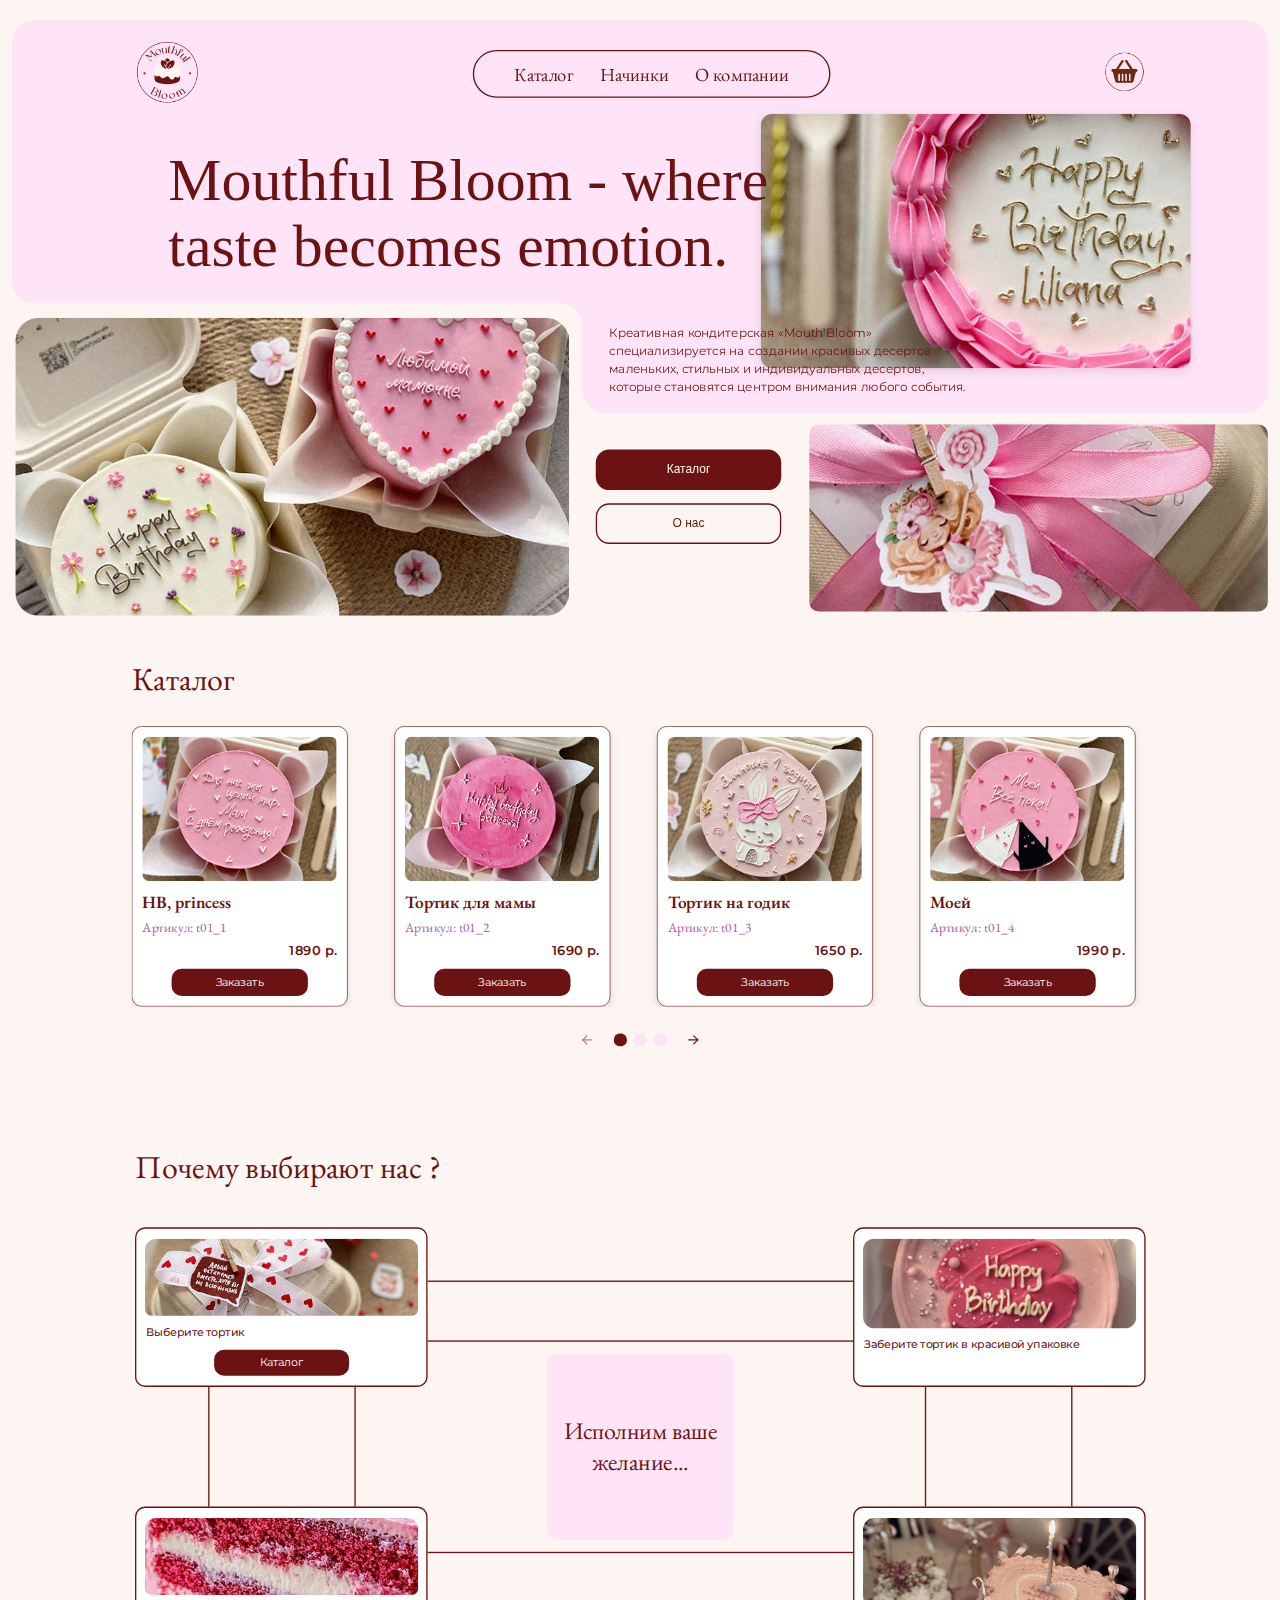
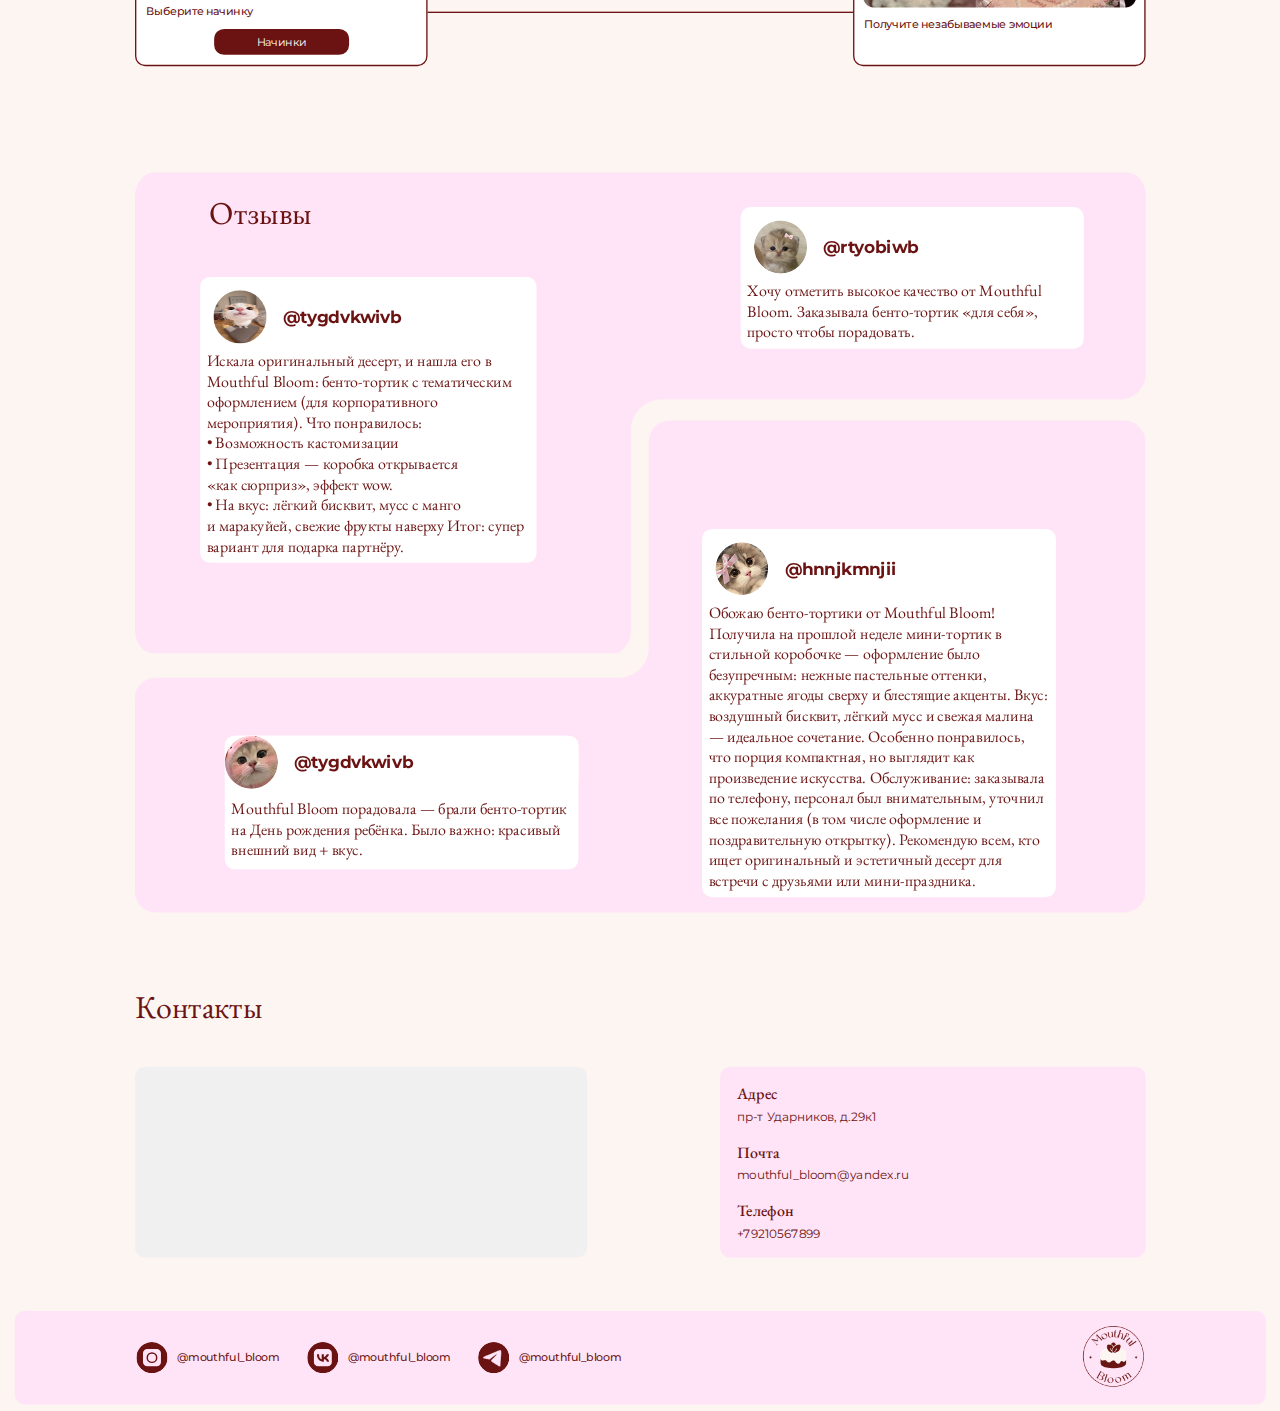
<file: Site_Розина Т.А/index.html>
<!DOCTYPE html>
<html lang="ru">
<head>
    <meta charset="UTF-8">
    <meta name="viewport" content="width=device-width, initial-scale=1.0">
    <title>Mouthful Bloom</title>
    <link rel="stylesheet" href="css/bootstrap.css">
    <link rel="stylesheet" href="css/style.css">
    <link rel="preconnect" href="https://fonts.googleapis.com">
    <link rel="preconnect" href="https://fonts.gstatic.com" crossorigin>
    <link href="https://fonts.googleapis.com/css2?family=Montserrat:wght@400;600&family=Bodoni+Moda:ital,wght@0,400;0,700;1,400&family=EB+Garamond:wght@400;500;600&display=swap" rel="stylesheet">
    <script src="https://api-maps.yandex.ru/2.1/?lang=ru_RU"></script>
    <script src="js/script.js"></script>
</head>
<body>
    <div class="scale-wrapper">
    <div class="container">
        <div class="pink-background">
            <img src="img/back1.svg" alt="">
        </div>
        <header>
            <div class="header-content">
                <div class="logo">
                    <img src="img/logo.png" alt="Mouthful Bloom Logo">
                </div>
                <nav>
                    <a href="catalog.html">Каталог</a>
                    <a href="#fillings">Начинки</a>
                    <a href="#about">О компании</a>
                </nav>
                <div class="cart">
                    <a href = "payment.html"><img src="img/cart.png" alt="Корзина"></a>
                </div>
            </div>
        </header>

        <main>
            <section class="hero">
                <div class="hero-content">
                    <div class="hero-text">
                        <h1>Mouthful Bloom - where taste becomes emotion.</h1>
                    </div>
                    <div class="hero-image">
                        <img src="img/foto1.png" alt="Birthday Cake">
                    </div>
                </div>
            </section>

            <div class="content">
                <div class="content-layout">
                    <div class="left-column">
                        <div class="images-left">
                            <img src="img/foto2.png" alt="Heart Cakes">
                        </div>
                    </div>
                    <div class="middle-column">
                        <div class="text-block">
                            <p class="description">
                                Креативная кондитерская «Mouth'Bloom» специализируется на создании красивых десертов маленьких, стильных и индивидуальных десертов, которые становятся центром внимания любого события.
                            </p>
                        </div>
                        <div class="buttons">
                            <button class="btn-catalog" data-text="Каталог">Каталог</button>
                            <button class="btn-about" data-text="О нас">О нас</button>
                        </div>
                    </div>
                    <div class="right-column">
                        <div class="images-right">
                            <img src="img/foto3.png" alt="Pink Cake">
                        </div>
                    </div>
                </div>
            </div>
            
            <section class="catalog-section">
                <div class="catalog-container">
                    <h2 class="catalog-title">Каталог</h2>
                    <div class="catalog-wrapper">
                        <div class="catalog-slider">
                            <div class="catalog-track">
                                <div class="catalog-card">
                                    <div class="catalog-card-image">
                                        <img src="img/catalog/c1.png" alt="НВ, princess">
                                    </div>
                                    <h3 class="catalog-card-title">НВ, princess</h3>
                                    <p class="catalog-card-article">Артикул: t01_1</p>
                                    <p class="catalog-card-price">1890 р.</p>
                                    <button class="catalog-card-button" data-text="Заказать">Заказать</button>
                                </div>
                                
                                <div class="catalog-card">
                                    <div class="catalog-card-image">
                                        <img src="img/catalog/c2.png" alt="Тортик для мамы">
                                    </div>
                                    <h3 class="catalog-card-title">Тортик для мамы</h3>
                                    <p class="catalog-card-article">Артикул: t01_2</p>
                                    <p class="catalog-card-price">1690 р.</p>
                                    <button class="catalog-card-button" data-text="Заказать">Заказать</button>
                                </div>
                                
                                <div class="catalog-card">
                                    <div class="catalog-card-image">
                                        <img src="img/catalog/c3.png" alt="Тортик на годик">
                                    </div>
                                    <h3 class="catalog-card-title">Тортик на годик</h3>
                                    <p class="catalog-card-article">Артикул: t01_3</p>
                                    <p class="catalog-card-price">1650 р.</p>
                                    <button class="catalog-card-button" data-text="Заказать">Заказать</button>
                                </div>
                                
                                <div class="catalog-card">
                                    <div class="catalog-card-image">
                                        <img src="img/catalog/c4.png" alt="Моей">
                                    </div>
                                    <h3 class="catalog-card-title">Моей</h3>
                                    <p class="catalog-card-article">Артикул: t01_4</p>
                                    <p class="catalog-card-price">1990 р.</p>
                                    <button class="catalog-card-button" data-text="Заказать">Заказать</button>
                                </div>
                                
                                <div class="catalog-card">
                                    <div class="catalog-card-image">
                                        <img src="img/catalog/c5.png" alt="Бенто для подруги">
                                    </div>
                                    <h3 class="catalog-card-title">Бенто для подруги</h3>
                                    <p class="catalog-card-article">Артикул: t01_5</p>
                                    <p class="catalog-card-price">1790 р.</p>
                                    <button class="catalog-card-button" data-text="Заказать">Заказать</button>
                                </div>
                                
                                <div class="catalog-card">
                                    <div class="catalog-card-image">
                                        <img src="img/catalog/c6.png" alt="Нашей принцессе">
                                    </div>
                                    <h3 class="catalog-card-title">Нашей принцессе</h3>
                                    <p class="catalog-card-article">Артикул: t01_6</p>
                                    <p class="catalog-card-price">1660 р.</p>
                                    <button class="catalog-card-button" data-text="Заказать">Заказать</button>
                                </div>
                                
                                <div class="catalog-card">
                                    <div class="catalog-card-image">
                                        <img src="img/catalog/c7.png" alt="Сердечко розовое">
                                    </div>
                                    <h3 class="catalog-card-title">Сердечко розовое</h3>
                                    <p class="catalog-card-article">Артикул: t01_7</p>
                                    <p class="catalog-card-price">1950 р.</p>
                                    <button class="catalog-card-button" data-text="Заказать">Заказать</button>
                                </div>
                                
                                <div class="catalog-card">
                                    <div class="catalog-card-image">
                                        <img src="img/catalog/c8.png" alt="Любимой маме">
                                    </div>
                                    <h3 class="catalog-card-title">Любимой маме</h3>
                                    <p class="catalog-card-article">Артикул: t01_8</p>
                                    <p class="catalog-card-price">1590 р.</p>
                                    <button class="catalog-card-button" data-text="Заказать">Заказать</button>
                                </div>
                                
                                <div class="catalog-card">
                                    <div class="catalog-card-image">
                                        <img src="img/catalog/c9.png" alt="Happy Birthday">
                                    </div>
                                    <h3 class="catalog-card-title">Happy Birthday</h3>
                                    <p class="catalog-card-article">Артикул: t01_9</p>
                                    <p class="catalog-card-price">1940 р.</p>
                                    <button class="catalog-card-button" data-text="Заказать">Заказать</button>
                                </div>
                                
                                <div class="catalog-card">
                                    <div class="catalog-card-image">
                                        <img src="img/catalog/c10.png" alt="Тортик НВ">
                                    </div>
                                    <h3 class="catalog-card-title">Тортик НВ</h3>
                                    <p class="catalog-card-article">Артикул: t01_10</p>
                                    <p class="catalog-card-price">1680 р.</p>
                                    <button class="catalog-card-button" data-text="Заказать">Заказать</button>
                                </div>
                                
                                <div class="catalog-card">
                                    <div class="catalog-card-image">
                                        <img src="img/catalog/c11.png" alt="На юбилей">
                                    </div>
                                    <h3 class="catalog-card-title">На юбилей</h3>
                                    <p class="catalog-card-article">Артикул: t01_11</p>
                                    <p class="catalog-card-price">1770 р.</p>
                                    <button class="catalog-card-button" data-text="Заказать">Заказать</button>
                                </div>
                                
                                <div class="catalog-card">
                                    <div class="catalog-card-image">
                                        <img src="img/catalog/c12.png" alt="Детка ты просто">
                                    </div>
                                    <h3 class="catalog-card-title">Детка ты просто</h3>
                                    <p class="catalog-card-article">Артикул: t01_12</p>
                                    <p class="catalog-card-price">1880 р.</p>
                                    <button class="catalog-card-button" data-text="Заказать">Заказать</button>
                                </div>
                            </div>
                        </div>
                    </div>
                    <div class="catalog-navigation">
                        <button class="catalog-arrow catalog-arrow-prev-bottom">
                            <img src="img/arrow-left.svg" alt="Previous">
                        </button>
                        <div class="catalog-dots">
                            <span class="catalog-dot active"></span>
                            <span class="catalog-dot"></span>
                            <span class="catalog-dot"></span>
                        </div>
                        <button class="catalog-arrow catalog-arrow-next-bottom">
                            <img src="img/arrow-right.svg" alt="Next">
                        </button>
                    </div>
                </div>
            </section>
            
            <section class="why-choose-section">
                <div class="why-choose-container">
                    <h2 class="why-choose-title">Почему выбирают нас ?</h2>
                    <div class="why-choose-content">
                        <div class="why-choose-grid">
                            <div class="why-choose-card">
                                <div class="why-choose-card-image">
                                    <img src="img/s1.png" alt="Выберите тортик">
                                </div>
                                <h3 class="why-choose-card-title">Выберите тортик</h3>
                                <button class="why-choose-button" data-text="Каталог">Каталог</button>
                            </div>
                            
                            <div class="why-choose-card">
                                <div class="why-choose-card-image">
                                    <img src="img/s2.png" alt="Заберите тортик в красивой упаковке">
                                </div>
                                <h3 class="why-choose-card-title">Заберите тортик в красивой упаковке</h3>
                            </div>
                            
                            <div class="why-choose-card">
                                <div class="why-choose-card-image">
                                    <img src="img/s3.png" alt="Выберите начинку">
                                </div>
                                <h3 class="why-choose-card-title">Выберите начинку</h3>
                                <button class="why-choose-button" data-text="Начинки">Начинки</button>
                            </div>
                            
                            <div class="why-choose-card">
                                <div class="why-choose-card-image">
                                    <img src="img/s4.png" alt="Получите незабываемые эмоции">
                                </div>
                                <h3 class="why-choose-card-title">Получите незабываемые эмоции</h3>
                            </div>
                        </div>
                        
                        <div class="why-choose-center">
                            <p class="why-choose-center-text">Исполним ваше<br>желание...</p>
                        </div>
                        
                        <div class="connection-lines">
                            <div class="line line-horizontal-top"></div>
                            <div class="line line-vertical-left"></div>
                            <div class="line line-horizontal-bottom"></div>
                            <div class="line line-vertical-right"></div>
                            <div class="line line-horizontal-top1"></div>
                            <div class="line line-vertical-left1"></div>
                            <div class="line line-horizontal-bottom1"></div>
                            <div class="line line-vertical-right1"></div>
                        </div>
                    </div>
                </div>
            </section>
            
            <section class="reviews">
                <div class="reviews-global">
                    <div class="reviews-card">
                        <h2>Отзывы</h2>
                        <div class="reviews-card-title">
                            <div class="reviews-card-title-card">
                                <div>
                                    <div class="head-card">
                                        <img src="img/cat1.png" width="80" height="80" alt="Avatar">
                                        <h1>@tygdvkwivb</h1>
                                    </div>
                                    Искала оригинальный десерт, и нашла его 
в Mouthful Bloom: бенто-тортик 
с тематическим оформлением 
(для корпоративного мероприятия).
Что понравилось:<br>
 • Возможность кастомизации <br>
 • Презентация  — коробка открывается <br>
«как сюрприз», эффект wow.<br>
 • На вкус: лёгкий бисквит, мусс с манго <br>
и маракуйей, свежие фрукты наверху
Итог: супер вариант для подарка партнёру.
                                </div>
                            </div>
                            <div class="reviews-card-title-card">
                                <div>
                                    <div class="head-card">
                                        <img src="img/cat2.png" width="80" height="80" alt="Avatar">
                                        <h1>@rtyobiwb</h1>
                                    </div>
                                    Хочу отметить высокое качество от Mouthful 
Bloom. Заказывала бенто-тортик «для себя», 
просто чтобы порадовать.

                                </div>
                            </div>
                        </div>
                    </div>
                </div>
                <div class="reviews-global1">
                    <div class="reviews-card1">
                        <div class="reviews-card-title1">
                            <div class="reviews-card-title-card1">
                                <div>
                                    <div class="head-card1">
                                        <img src="img/cat3.png" width="80" height="80" alt="Avatar">
                                        <h1>@tygdvkwivb</h1>
                                    </div>
                                    <p>Mouthful Bloom порадовала — брали 
бенто-тортик на День рождения ребёнка. 
Было важно: красивый внешний вид + вкус.
</p>
                                </div>
                            </div>
                            <div class="reviews-card-title-card1">
                                <div>
                                    <div class="head-card1">
                                        <img src="img/cat4.png" width="80" height="80" alt="Avatar">
                                        <h1>@hnnjkmnjii</h1>
                                    </div>
                                    Обожаю бенто-тортики от Mouthful Bloom! 
Получила на прошлой неделе мини-тортик 
в стильной коробочке — оформление было 
безупречным: нежные пастельные оттенки, 
аккуратные ягоды сверху и блестящие акценты.
Вкус: воздушный бисквит, лёгкий мусс 
и свежая малина — идеальное сочетание. 
Особенно понравилось, что порция 
компактная, но выглядит как произведение 
искусства.
Обслуживание: заказывала 
по телефону, персонал был внимательным, 
уточнил все пожелания (в том числе 
оформление и поздравительную открытку).
Рекомендую всем, кто ищет оригинальный 
и эстетичный десерт для встречи с друзьями 
или мини-праздника.

                                </div>
                            </div>
                        </div>
                    </div>
                </div>
                <button class="reviews-show-more" id="reviewsShowMore">Смотреть больше</button>
            </section>
            
            <section class="contacts-section">
                <div class="contacts-container">
                    <h2 class="contacts-title">Контакты</h2>
                    <div class="contacts-content">
                        <div class="contacts-map" id="mapContainer">
                            <div id="yandexMap" style="width: 100%; height: 100%;"></div>
                        </div>
                        <div class="contacts-info">
                            <div class="contact-item">
                                <h3 class="contact-label">Адрес</h3>
                                <p class="contact-text">пр-т Ударников, д.29к1</p>
                            </div>
                            <div class="contact-item">
                                <h3 class="contact-label">Почта</h3>
                                <p class="contact-text">mouthful_bloom@yandex.ru</p>
                            </div>
                            <div class="contact-item">
                                <h3 class="contact-label">Телефон</h3>
                                <p class="contact-text">+79210567899</p>
                            </div>
                        </div>
                    </div>
                </div>
            </section>
        </main>
        
        <footer class="footer">
            <div class="footer-container">
                <div class="footer-social">
                    <a class="social-link">
                        <img src="img/inst.svg" alt="Instagram" class="social-icon">
                        <span class="social-text">@mouthful_bloom</span>
                    </a>
                    <a class="social-link">
                        <img src="img/vk.svg" alt="VK" class="social-icon">
                        <span class="social-text">@mouthful_bloom</span>
                    </a>
                    <a class="social-link">
                        <img src="img/tg.svg" alt="Telegram" class="social-icon">
                        <span class="social-text">@mouthful_bloom</span>
                    </a>
                </div>
                <div class="footer-logo">
                    <a href="#" id="scrollToTop">
                        <img src="img/logo.png" alt="Mouthful Bloom" class="footer-logo-img">
                    </a>
                </div>
            </div>
        </footer>
    </div>
    </div>
    
    <div class="modal-overlay" id="modalOverlay">
        <section class="window">
            <div class="window-card">
                <div class="window-card-img">
                    <img src="img/winow.png" width="556" height="443" alt="Cake">
                </div>
                <div class="window-card-title">
                    <div class="window-card-title-head">
                        <h2>HB, princess</h2>
                        <a href="#" id="closeModal"><img src="img/cross.png" width="55" height="55" alt="Close"></a>
                    </div>
                    <h1>Артикул: t57_2</h1>
                    <p>Бенто-торт<br>Диаметр: 11 см, высота 6-7 см<br>Вес: 400-450 г (в зависимости от начинки)<br>Коробочка: 16х16 см</p><br>
                    <p>Данный размер подходит на 1-3 человек<br>В набор входит ложечка и свечкаКоробочка завязывается лентой и упаковывается в крафтовый пакет.</p><br>
                    <p>Начинка по умолчанию Медовик </p>
                    <h2 class="window-h2">1890 р.</h2>
                    <div>
                        <a class="window-a" href="payment.html" data-text="Заказать">Заказать</a>
                    </div>
                </div>
            </div>
        </section>
    </div>
    
    <script src="js/script.js"></script>
</body>
</html>
</file>
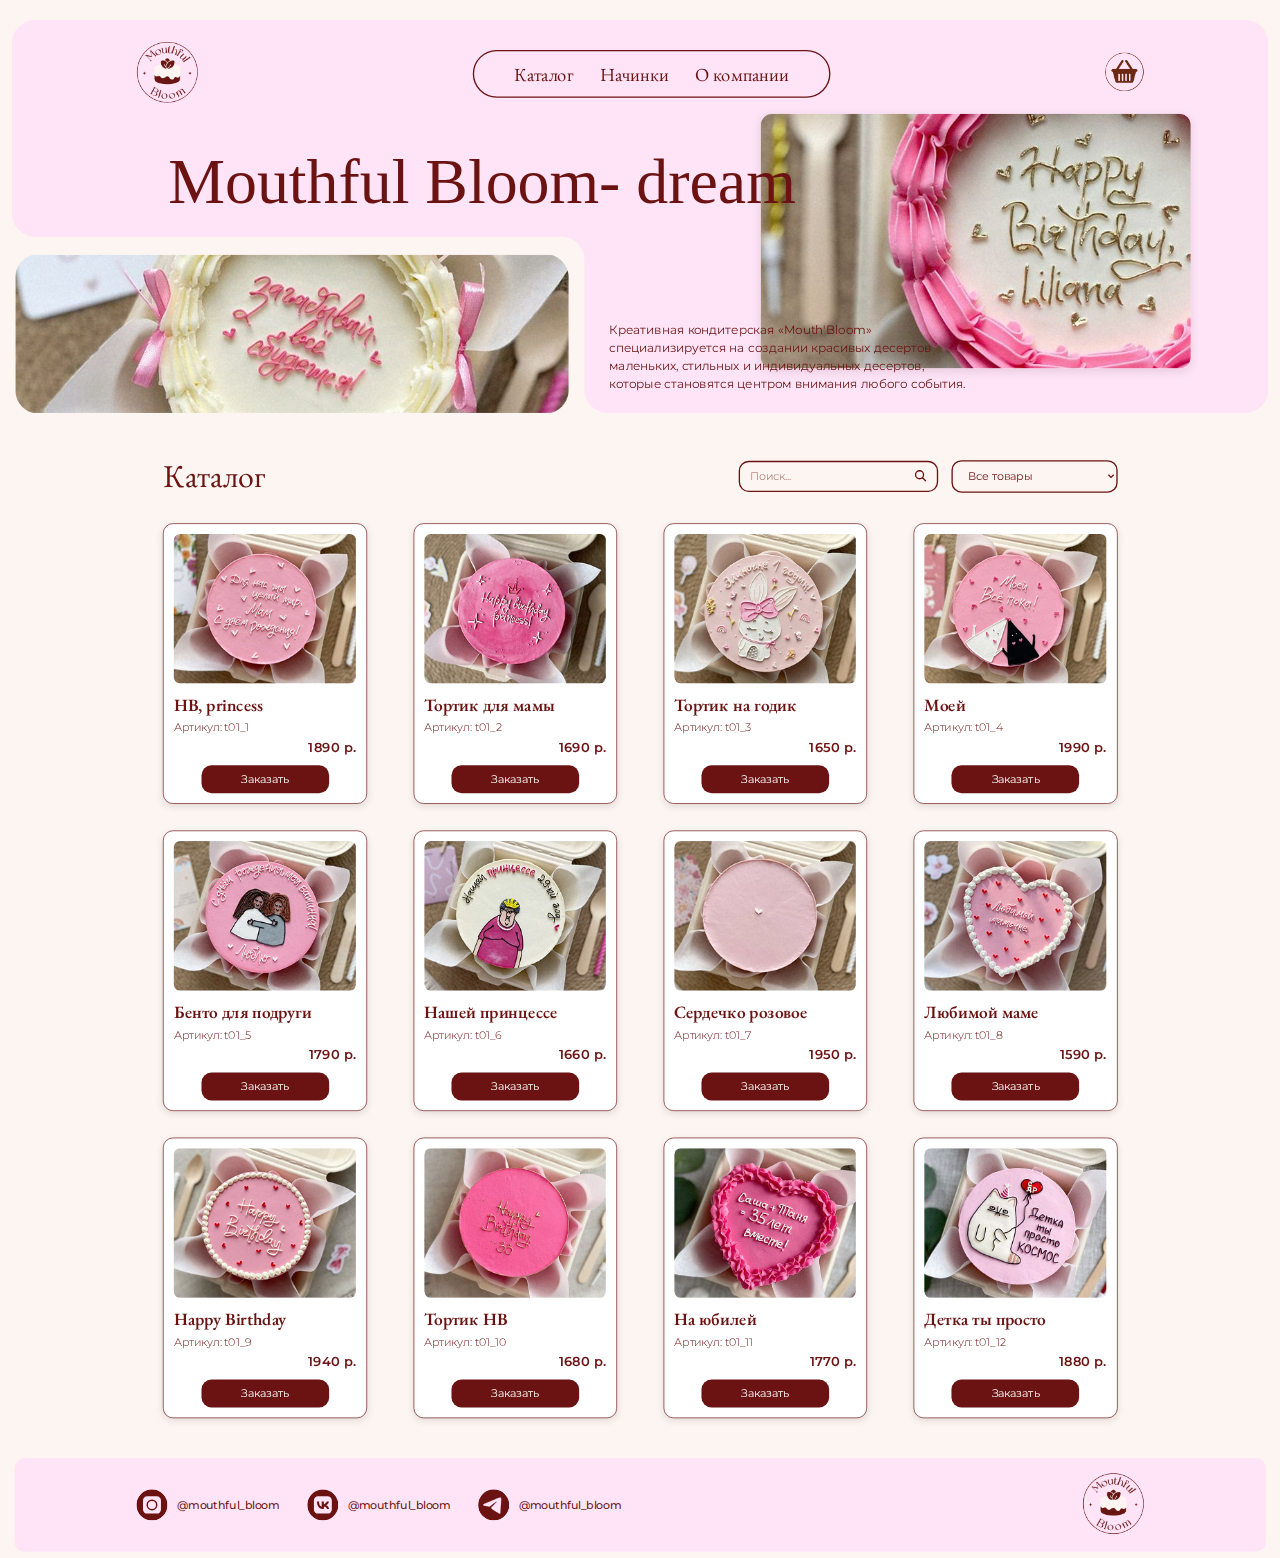
<file: catalog.html>
<!DOCTYPE html>
<html lang="ru">
<head>
    <meta charset="UTF-8">
    <meta name="viewport" content="width=device-width, initial-scale=1.0">
    <title>Каталог - Mouthful Bloom</title>
    <link rel="stylesheet" href="css/bootstrap.css">
    <link rel="stylesheet" href="css/catalog.css">
    <link rel="stylesheet" href="css/style.css">
    <link rel="preconnect" href="https://fonts.googleapis.com">
    <link rel="preconnect" href="https://fonts.gstatic.com" crossorigin>
    <link href="https://fonts.googleapis.com/css2?family=Montserrat:wght@400;600&family=Bodoni+Moda:ital,wght@0,400;0,700;1,400&family=EB+Garamond:wght@400;500;600&display=swap" rel="stylesheet">
</head>
<body>
    <div class="scale-wrapper">
    <div class="container">
        <div class="pink-background1">
            <img src="img/ct2.svg" alt="">
        </div>
        <header>
            <div class="header-content">
                <div class="logo">
                    <a href="index.html">
                        <img src="img/logo.png" alt="Mouthful Bloom Logo">
                    </a>
                </div>
                <nav>
                    <a href="index.html#catalog">Каталог</a>
                    <a href="index.html#fillings">Начинки</a>
                    <a href="index.html#about">О компании</a>
                </nav>
                <div class="cart">
                    <a href = "payment.html"><img src="img/cart.png" alt="Корзина"></a>
                </div>
            </div>
        </header>

        <main>
            <section class="catalog-hero">
                <div class="catalog-hero-content">
                    <div class="catalog-hero-text">
                        <h1>Mouthful Bloom- dream </h1>
                    </div>
                    <div class="catalog-hero-image">
                        <img src="img/foto1.png" alt="Birthday Cake">
                    </div>
                </div>
            </section>

            <div class="catalog-content">
                <div class="catalog-content-layout">
                    <div class="catalog-left-column">
                        <div class="catalog-images-left">
                            <img src="img/ct1.png" alt="Heart Cakes">
                        </div>
                    </div>
                    <div class="catalog-middle-column">
                        <div class="catalog-text-block">
                            <p class="catalog-description">
                                Креативная кондитерская «Mouth'Bloom» специализируется на создании красивых десертов маленьких, стильных и индивидуальных десертов, которые становятся центром внимания любого события.
                            </p>
                        </div>
                    </div>
                </div>
            </div>

        <div class="page-content">
            <section class="catalog-page-section">
                <div class="catalog-page-container">
                    <div class="catalog-page-header">
                        <h2 class="catalog-page-title">Каталог</h2>
                        <div class="catalog-page-controls">
                            <div class="catalog-page-search-box">
                                <input type="text" id="searchInput" placeholder="Поиск..." class="catalog-page-search-input">
                                <svg class="catalog-page-search-icon" width="20" height="20" viewBox="0 0 20 20" fill="none" xmlns="http://www.w3.org/2000/svg">
                                    <circle cx="8" cy="8" r="6" stroke="#6B1312" stroke-width="2"/>
                                    <path d="M12.5 12.5L17 17" stroke="#6B1312" stroke-width="2" stroke-linecap="round"/>
                                </svg>
                            </div>
                            <select id="filterSelect" class="catalog-page-filter-select">
                                <option value="all">Все товары</option>
                                <option value="price-asc">Цена: по возрастанию</option>
                                <option value="price-desc">Цена: по убыванию</option>
                                <option value="name-asc">Название: А-Я</option>
                                <option value="name-desc">Название: Я-А</option>
                            </select>
                        </div>
                    </div>
                    
                    <div class="catalog-page-grid" id="catalogGrid">
                        <div class="catalog-page-card" data-name="НВ, princess" data-price="1890">
                            <div class="catalog-page-card-image">
                                <img src="img/catalog/c1.png" alt="НВ, princess">
                            </div>
                            <h3 class="catalog-page-card-title">НВ, princess</h3>
                            <p class="catalog-page-card-article">Артикул: t01_1</p>
                            <p class="catalog-page-card-price">1890 р.</p>
                            <button class="catalog-page-card-button" data-text="Заказать">Заказать</button>
                        </div>
                        
                        <div class="catalog-page-card" data-name="Тортик для мамы" data-price="1690">
                            <div class="catalog-page-card-image">
                                <img src="img/catalog/c2.png" alt="Тортик для мамы">
                            </div>
                            <h3 class="catalog-page-card-title">Тортик для мамы</h3>
                            <p class="catalog-page-card-article">Артикул: t01_2</p>
                            <p class="catalog-page-card-price">1690 р.</p>
                            <button class="catalog-page-card-button" data-text="Заказать">Заказать</button>
                        </div>
                        
                        <div class="catalog-page-card" data-name="Тортик на годик" data-price="1650">
                            <div class="catalog-page-card-image">
                                <img src="img/catalog/c3.png" alt="Тортик на годик">
                            </div>
                            <h3 class="catalog-page-card-title">Тортик на годик</h3>
                            <p class="catalog-page-card-article">Артикул: t01_3</p>
                            <p class="catalog-page-card-price">1650 р.</p>
                            <button class="catalog-page-card-button" data-text="Заказать">Заказать</button>
                        </div>
                        
                        <div class="catalog-page-card" data-name="Моей" data-price="1990">
                            <div class="catalog-page-card-image">
                                <img src="img/catalog/c4.png" alt="Моей">
                            </div>
                            <h3 class="catalog-page-card-title">Моей</h3>
                            <p class="catalog-page-card-article">Артикул: t01_4</p>
                            <p class="catalog-page-card-price">1990 р.</p>
                            <button class="catalog-page-card-button" data-text="Заказать">Заказать</button>
                        </div>
                        
                        <div class="catalog-page-card" data-name="Бенто для подруги" data-price="1790">
                            <div class="catalog-page-card-image">
                                <img src="img/catalog/c5.png" alt="Бенто для подруги">
                            </div>
                            <h3 class="catalog-page-card-title">Бенто для подруги</h3>
                            <p class="catalog-page-card-article">Артикул: t01_5</p>
                            <p class="catalog-page-card-price">1790 р.</p>
                            <button class="catalog-page-card-button" data-text="Заказать">Заказать</button>
                        </div>
                        
                        <div class="catalog-page-card" data-name="Нашей принцессе" data-price="1660">
                            <div class="catalog-page-card-image">
                                <img src="img/catalog/c6.png" alt="Нашей принцессе">
                            </div>
                            <h3 class="catalog-page-card-title">Нашей принцессе</h3>
                            <p class="catalog-page-card-article">Артикул: t01_6</p>
                            <p class="catalog-page-card-price">1660 р.</p>
                            <button class="catalog-page-card-button" data-text="Заказать">Заказать</button>
                        </div>
                        
                        <div class="catalog-page-card" data-name="Сердечко розовое" data-price="1950">
                            <div class="catalog-page-card-image">
                                <img src="img/catalog/c7.png" alt="Сердечко розовое">
                            </div>
                            <h3 class="catalog-page-card-title">Сердечко розовое</h3>
                            <p class="catalog-page-card-article">Артикул: t01_7</p>
                            <p class="catalog-page-card-price">1950 р.</p>
                            <button class="catalog-page-card-button" data-text="Заказать">Заказать</button>
                        </div>
                        
                        <div class="catalog-page-card" data-name="Любимой маме" data-price="1590">
                            <div class="catalog-page-card-image">
                                <img src="img/catalog/c8.png" alt="Любимой маме">
                            </div>
                            <h3 class="catalog-page-card-title">Любимой маме</h3>
                            <p class="catalog-page-card-article">Артикул: t01_8</p>
                            <p class="catalog-page-card-price">1590 р.</p>
                            <button class="catalog-page-card-button" data-text="Заказать">Заказать</button>
                        </div>
                        
                        <div class="catalog-page-card" data-name="Happy Birthday" data-price="1940">
                            <div class="catalog-page-card-image">
                                <img src="img/catalog/c9.png" alt="Happy Birthday">
                            </div>
                            <h3 class="catalog-page-card-title">Happy Birthday</h3>
                            <p class="catalog-page-card-article">Артикул: t01_9</p>
                            <p class="catalog-page-card-price">1940 р.</p>
                            <button class="catalog-page-card-button" data-text="Заказать">Заказать</button>
                        </div>
                        
                        <div class="catalog-page-card" data-name="Тортик НВ" data-price="1680">
                            <div class="catalog-page-card-image">
                                <img src="img/catalog/c10.png" alt="Тортик НВ">
                            </div>
                            <h3 class="catalog-page-card-title">Тортик НВ</h3>
                            <p class="catalog-page-card-article">Артикул: t01_10</p>
                            <p class="catalog-page-card-price">1680 р.</p>
                            <button class="catalog-page-card-button" data-text="Заказать">Заказать</button>
                        </div>
                        
                        <div class="catalog-page-card" data-name="На юбилей" data-price="1770">
                            <div class="catalog-page-card-image">
                                <img src="img/catalog/c11.png" alt="На юбилей">
                            </div>
                            <h3 class="catalog-page-card-title">На юбилей</h3>
                            <p class="catalog-page-card-article">Артикул: t01_11</p>
                            <p class="catalog-page-card-price">1770 р.</p>
                            <button class="catalog-page-card-button" data-text="Заказать">Заказать</button>
                        </div>
                        
                        <div class="catalog-page-card" data-name="Детка ты просто" data-price="1880">
                            <div class="catalog-page-card-image">
                                <img src="img/catalog/c12.png" alt="Детка ты просто">
                            </div>
                            <h3 class="catalog-page-card-title">Детка ты просто</h3>
                            <p class="catalog-page-card-article">Артикул: t01_12</p>
                            <p class="catalog-page-card-price">1880 р.</p>
                            <button class="catalog-page-card-button" data-text="Заказать">Заказать</button>
                        </div>
                    </div>
                </div>
            </section>
        </div>
        </main>

        <footer class="footer">
            <div class="footer-container">
                <div class="footer-social">
                    <a class="social-link">
                        <img src="img/inst.svg" alt="Instagram" class="social-icon">
                        <span class="social-text">@mouthful_bloom</span>
                    </a>
                    <a class="social-link">
                        <img src="img/vk.svg" alt="VK" class="social-icon">
                        <span class="social-text">@mouthful_bloom</span>
                    </a>
                    <a class="social-link">
                        <img src="img/tg.svg" alt="Telegram" class="social-icon">
                        <span class="social-text">@mouthful_bloom</span>
                    </a>
                </div>
                <div class="footer-logo">
                    <a href="#" id="scrollToTop">
                        <img src="img/logo.png" alt="Mouthful Bloom" class="footer-logo-img">
                    </a>
                </div>
            </div>
        </footer>
    </div>
    </div>
    
    <div class="modal-overlay" id="modalOverlay">
        <section class="window">
            <div class="window-card">
                <div class="window-card-img">
                    <img src="img/winow.png" width="556" height="443" alt="Cake">
                </div>
                <div class="window-card-title">
                    <div class="window-card-title-head">
                        <h2>HB, princess</h2>
                        <a href="#" id="closeModal"><img src="img/cross.png" width="55" height="55" alt="Close"></a>
                    </div>
                    <h1>Артикул: t57_2</h1>
                    <p>Бенто-торт<br>Диаметр: 11 см, высота 6-7 см<br>Вес: 400-450 г (в зависимости от начинки)<br>Коробочка: 16х16 см</p><br>
                    <p>Данный размер подходит на 1-3 человек<br>В набор входит ложечка и свечкаКоробочка завязывается лентой и упаковывается в крафтовый пакет.</p><br>
                    <p>Начинка по умолчанию Медовик </p>
                    <h2 class="window-h2">1890 р.</h2>
                    <div>
                        <a class="window-a" href="payment.html" data-text="Заказать">Заказать</a>
                    </div>
                </div>
            </div>
        </section>
    </div>
    
    <script src="js/script.js"></script>
</body>
</html>
</file>
<file: Site_Розина Т.А/css/style.css>
* {
    margin: 0;
    padding: 0;
    box-sizing: border-box;
}

body {
    background-color: #FDF5F2;
    font-family: 'Montserrat', sans-serif;
    color: #6B1312;
    margin: 0;
    padding: 0;
    overflow-x: hidden;
}

.scale-wrapper {
    display: flex;
    justify-content: center;
    min-height: 100vh;
    width: 2100px;
    margin: 0 auto;
    position: relative;
    margin-top: 20px;
    margin-bottom: 20px;
}

.container {
    max-width: 1920px;
    width: 100%;
    display: flex;
    flex-direction: column;
    position: relative;
    overflow: visible;
}

.pink-background {
    position: absolute;
    top: 0;
    left: 50%;
    transform: translateX(-50%);
    width: 1890px;
    height: 591px;
    z-index: 0;
    pointer-events: none;
}

.pink-background img {
    width: 100%;
    height: 100%;
    display: block;
}

@media (max-width: 768px) {
    html {
        overflow-x: hidden;
        width: 100%;
        max-width: 100vw;
    }
    
    .pink-background {
        display: none;
    }
    
    .scale-wrapper {
        width: 100% !important;
        transform: none !important;
        margin: 0 !important;
        padding: 0 !important;
    }
    
    body {
        height: auto !important;
        overflow-x: hidden !important;
        width: 100%;
        max-width: 100vw;
        position: relative;
    }
    
    .container {
        width: 100%;
        overflow-x: hidden !important;
        max-width: 100vw;
    }
    
    .scale-wrapper {
        overflow-x: hidden !important;
        max-width: 100vw;
    }
    
    * {
        max-width: 100%;
        box-sizing: border-box;
    }
    
    img {
        max-width: 100%;
        height: auto;
    }
    
    h1, h2, h3, h4, h5, h6, p, span, div {
        max-width: 100%;
        word-wrap: break-word;
        overflow-wrap: break-word;
    }
    
    header {
        padding: 15px;
    }
    
    .header-content {
        width: 100%;
        flex-direction: column;
        gap: 20px;
    }
    
    .logo img {
        width: 70px;
        height: 70px;
        cursor: pointer;
        border: 2px solid transparent;
        border-radius: 50%;
        transition: border-color 0.3s ease;
    }
    
    .logo img:hover {
        border-color: #6B1312;
    }
    
    .logo img:active {
        background-color: #6B1312;
        filter: invert(1);
    }
    
    nav {
        width: 100%;
        padding: 15px;
        justify-content: center;
    }
    
    nav a {
        font-family: 'EB Garamond', serif;
        font-size: 16px;
        position: relative;
    }
    
    nav a::after {
        content: '';
        position: absolute;
        width: 100%;
        height: 2px;
        bottom: -2px;
        left: 0;
        right: 0;
        background-color: #6B1312;
        opacity: 0;
        transition: opacity 0.3s ease;
    }
    
    nav a:hover::after {
        opacity: 1;
    }
    
    nav a:active {
        color: #FCF5F1;
    }
    
    nav a:active::after {
        background-color: #FCF5F1;
        opacity: 1;
    }
    
    .cart img {
        width: 50px;
        height: 50px;
        cursor: pointer;
        border: 2px solid transparent;
        border-radius: 50%;
        transition: border-color 0.3s ease;
    }
    
    .cart img:hover {
        border-color: #6B1312;
    }
    
    .cart img:active {
        background-color: #6B1312;
        filter: invert(1);
    }
    
    main {
        padding: 0;
        width: 100%;
        max-width: 100%;
        overflow-x: hidden;
    }
    
    .hero {
        padding: 20px 0;
        margin-bottom: 0;
        width: 100%;
        max-width: 100%;
        overflow-x: hidden;
    }
    
    .hero-content {
        width: 100%;
        max-width: 100%;
        padding: 0 5%;
        flex-direction: column-reverse;
        gap: 20px;
        align-items: center;
        box-sizing: border-box;
    }
    
    .hero-text {
        min-width: 0 !important;
        width: 100% !important;
        max-width: 100%;
        flex: none;
        text-align: center;
        padding: 0;
        box-sizing: border-box;
    }
    
    .hero-text h1 {
        font-family: 'New York', 'Times New Roman', serif !important;
        font-size: clamp(16px, 3.5vw, 22px) !important;
        font-weight: 400 !important;
        line-height: 1.4 !important;
        color: #6B1312 !important;
        margin: 0 auto !important;
        padding: 0 !important;
        width: 90% !important;
        max-width: 90vw !important;
        word-wrap: break-word !important;
        overflow-wrap: break-word !important;
        word-break: break-word !important;
        hyphens: auto !important;
        box-sizing: border-box !important;
        white-space: normal !important;
        display: block !important;
        z-index: auto !important;
    }
    
    .hero-image {
        margin: 0 !important;
        margin-top: 0 !important;
        margin-left: 0 !important;
        width: 100% !important;
        flex-shrink: 1 !important;
        display: flex !important;
        justify-content: center !important;
        z-index: auto !important;
    }
    
    .hero-image img {
        width: 100% !important;
        max-width: 350px !important;
        height: auto !important;
        margin: 0 auto !important;
    }
    
    .content {
        margin-left: 0 !important;
        width: 100% !important;
        padding: 30px 0 !important;
    }
    
    .content-layout {
        flex-direction: column;
        padding: 0 15px;
        gap: 30px;
        align-items: center;
        width: 100%;
        max-width: 100%;
        box-sizing: border-box;
        overflow-x: hidden;
    }
    
    .left-column {
        display: none;
    }
    
    .middle-column {
        width: 100% !important;
        margin: 0 !important;
        margin-top: 0 !important;
        order: 1;
        align-items: center !important;
        max-width: none !important;
        flex: none !important;
    }
    
    .right-column {
        display: none;
    }
    
    .text-block {
        width: 100%;
        max-width: 100%;
        margin: 0;
        gap: 15px;
        box-sizing: border-box;
        overflow-x: hidden;
    }
    
    .description {
        width: 90% !important;
        max-width: 90vw !important;
        font-family: 'Montserrat', sans-serif !important;
        font-size: clamp(14px, 3.5vw, 16px) !important;
        font-weight: 400 !important;
        line-height: 1.5 !important;
        color: #6B1312 !important;
        padding: 15px !important;
        margin: 0 auto !important;
        text-align: center !important;
        word-wrap: break-word !important;
        overflow-wrap: break-word !important;
        word-break: break-word !important;
        box-sizing: border-box !important;
        overflow: hidden !important;
        border-radius: 10px !important;
    }
    
    .buttons {
        width: 100%;
        align-items: center;
        margin-top: 20px;
        gap: 15px;
    }
    
    .btn-catalog,
    .btn-about {
        width: 100%;
        max-width: 280px;
        height: 55px;
        font-size: 16px;
        position: relative;
        overflow: hidden;
    }
    
    
    .images-right {
        width: 100%;
        display: flex;
        justify-content: center;
    }
    
    .images-right img {
        width: 100%;
        height: auto;
        max-width: 350px;
    }
    
    .reviews {
        padding: 40px 0 40px;
        overflow: visible;
        background-color: #FDF5F2;
        display: flex;
        flex-direction: column;
    }
    
    .reviews-global {
        padding: 0 15px;
        margin-bottom: 0;
        width: 100%;
    }
    
    .reviews-card {
        width: 100%;
        max-width: 100%;
        padding: 0;
        background-image: none !important;
        background-color: transparent !important;
        border-radius: 0;
    }
    
    .reviews-card h2 {
        font-size: 32px;
        margin: 0 0 20px 0;
        text-align: center;
        padding: 0;
    }
    
    .reviews-card-title {
        flex-direction: column;
        padding: 0;
        gap: 0;
        width: 100%;
    }
    
    .reviews-card-title-card {
        width: 100%;
        padding: 0;
        min-width: 0;
        margin-bottom: 0;
    }
    
    .reviews-card-title-card div {
        padding: 15px;
        width: 100%;
        box-sizing: border-box;
        min-width: 0;
        max-width: 100%;
        background-color: #fff;
        border-radius: 20px;
        box-shadow: 0 2px 10px rgba(107, 19, 18, 0.08);
        border: 1px solid rgba(107, 19, 18, 0.1);
    }
    
    .reviews-card-title-card:first-child div p {
        padding: 0 !important;
        margin-top: 15px;
    }
    
    .reviews-card-title-card:last-child {
        display: none !important;
        top: 0;
        position: static !important;
    }
    
    .reviews-card-title-card:last-child.show-review {
        display: block !important;
    }
    
    .head-card {
        margin-bottom: 0;
        padding-bottom: 12px;
        border-bottom: 1px solid rgba(107, 19, 18, 0.1);
        align-items: center;
    }
    
    .head-card img {
        width: 50px;
        height: 50px;
        border-radius: 50%;
        object-fit: cover;
        border: none;
        box-shadow: none;
    }
    
    .head-card h1 {
        font-size: 14px;
        margin-left: 10px;
        font-weight: 500;
    }
    
    .reviews-card-title-card p {
        font-size: 15px;
        line-height: 1.6;
        width: 100%;
        word-wrap: break-word;
        overflow-wrap: break-word;
        white-space: normal;
        color: #6B1312;
        margin: 0;
    }
    
    .reviews-global1 {
        display: none !important;
        padding: 0 15px;
        margin-top: 15px;
        width: 100%;
    }
    
    .reviews-global1.show-more {
        display: flex !important;
    }
    
    .reviews-card1 {
        width: 100%;
        max-width: 100%;
        height: auto;
        top: 0;
        padding: 0;
        background-image: none !important;
        background-color: transparent !important;
        position: static !important;
        border-radius: 0;
    }
    
    .reviews-card-title1 {
        flex-direction: column;
        padding: 0;
        gap: 15px;
        width: 100%;
    }
    
    .reviews-card-title-card1 {
        width: 100%;
        padding: 0;
        min-width: 0;
        margin-bottom: 0;
    }
    
    .reviews-card-title-card1 div {
        padding: 15px;
        width: 100%;
        box-sizing: border-box;
        min-width: 0;
        max-width: 100%;
        background-color: #fff;
        border-radius: 20px;
        box-shadow: 0 2px 10px rgba(107, 19, 18, 0.08);
        border: 1px solid rgba(107, 19, 18, 0.1);
    }
    
    .reviews-card-title-card1:first-child div {
        margin-top: 0;
    }
    
    .reviews-card-title-card1:first-child div p {
        padding: 0 !important;
        margin-top: 15px;
        font-size: 24px;
    }
    
    .reviews-card-title-card1:last-child {
        top: 0;
        position: static !important;
    }
    
    .head-card1 {
        margin-bottom: 0;
        padding-bottom: 12px;
        border-bottom: 1px solid rgba(107, 19, 18, 0.1);
        align-items: center;
    }
    
    .head-card1 img {
        width: 50px;
        height: 50px;
        border-radius: 50%;
        object-fit: cover;
        border: none;
        box-shadow: none;
    }
    
    .head-card1 h1 {
        font-size: 16px;
        margin-left: 12px;
        font-weight: 500;
    }
    
    .reviews-card-title-card1 p {
        font-size: 15px;
        line-height: 1.6;
        width: 100%;
        word-wrap: break-word;
        overflow-wrap: break-word;
        white-space: normal;
        color: #6B1312;
        margin: 0;
    }
    
    .reviews-show-more {
        display: block !important;
        width: calc(100% - 30px);
        max-width: 400px;
        margin: 25px auto 0;
        padding: 14px 40px;
        background-color: #6B1312;
        color: #fff;
        border: none;
        border-radius: 15px;
        font-family: 'Montserrat', sans-serif;
        font-size: 16px;
        cursor: pointer;
        text-align: center;
        position: relative;
        z-index: 100;
        box-shadow: 0 4px 12px rgba(107, 19, 18, 0.2);
    }
    
    .contacts-section {
        padding: 40px 0;
    }
    
    .contacts-map {
        width: 100%;
        height: 280px;
        max-width: 100vw;
        overflow: hidden;
        position: relative;
        touch-action: none;
    }
    
    .contacts-map img {
        position: absolute;
        width: auto;
        height: 100%;
        min-width: 100%;
        left: 0;
        top: 0;
        transform: none;
        cursor: grab;
        object-fit: cover;
        user-select: none;
        -webkit-user-drag: none;
    }
    
    .contacts-map img:active {
        cursor: grabbing;
    }
    
    .contacts-info {
        width: 100%;
        height: auto;
        padding: 25px;
    }
}

@media (max-width: 480px) {
    html {
        overflow-x: hidden;
        max-width: 100vw;
    }
    
    body {
        overflow-x: hidden !important;
        max-width: 100vw;
        position: relative;
    }
    
    .container {
        overflow-x: hidden !important;
        max-width: 100vw;
    }
    
    .scale-wrapper {
        overflow-x: hidden !important;
        max-width: 100vw;
    }
    
    header {
        padding: 10px;
    }
    
    .logo img {
        width: 60px;
        height: 60px;
        cursor: pointer;
        border: 2px solid transparent;
        border-radius: 50%;
        transition: border-color 0.3s ease;
    }
    
    .logo img:hover {
        border-color: #6B1312;
    }
    
    .logo img:active {
        background-color: #6B1312;
        filter: invert(1);
    }
    
    nav {
        padding: 10px;
        gap: 10px;
    }
    
    nav a {
        font-family: 'EB Garamond', serif;
        font-size: 14px;
        position: relative;
    }
    
    nav a::after {
        content: '';
        position: absolute;
        width: 100%;
        height: 2px;
        bottom: -2px;
        left: 0;
        right: 0;
        background-color: #6B1312;
        opacity: 0;
        transition: opacity 0.3s ease;
    }
    
    nav a:hover::after {
        opacity: 1;
    }
    
    nav a:active {
        color: #FCF5F1;
    }
    
    nav a:active::after {
        background-color: #FCF5F1;
        opacity: 1;
    }
    
    .cart img {
        width: 45px;
        height: 45px;
        cursor: pointer;
        border: 2px solid transparent;
        border-radius: 50%;
        transition: border-color 0.3s ease;
    }
    
    .cart img:hover {
        border-color: #6B1312;
    }
    
    .cart img:active {
        background-color: #6B1312;
        filter: invert(1);
    }
    
    .hero-text h1 {
        font-size: clamp(24px, 4.5vw, 28px) !important;
        padding: 0 !important;
        width: 85% !important;
        max-width: 85vw !important;
    }
    
    .hero-content {
        padding: 0 5% !important;
    }
    
    .hero-image img {
        max-width: 300px;
    }
    
    .description {
        font-size: clamp(13px, 3.5vw, 14px) !important;
        padding-top: 40px !important;
        width: 100% !important;
        max-width: 85vw !important;
        word-wrap: break-word !important;
        overflow-wrap: break-word !important;
        word-break: break-word !important;
    }
    
    main {
        padding: 0 10px;
    }
    
    .content-layout {
        padding: 0 10px;
    }
    
    .btn-catalog,
    .btn-about {
        max-width: 250px;
        height: 50px;
        font-size: 15px;
        position: relative;
        overflow: hidden;
    }
    
    
    .hero-image img {
        max-width: 300px;
    }
    
    .reviews {
        padding: 30px 0 40px;
    }
    
    .reviews-global {
        padding: 0 15px;
        margin-bottom: 0;
    }
    
    .reviews-card {
        padding: 0;
    }
    
    .reviews-card h2 {
        font-size: 24px;
        text-align: center;
        margin-bottom: 18px;
        margin-left: 0;
        padding: 0 10px;
    }
    
    .reviews-card-title {
        gap: 0;
        width: 100%;
    }
    
    .reviews-card-title-card div {
        padding: 14px;
        border-radius: 16px;
    }
    
    .reviews-card-title-card:first-child div p {
        padding: 0 !important;
        margin-top: 12px;
    }
    
    .head-card {
        padding-bottom: 10px;
    }
    
    .head-card img,
    .head-card1 img {
        width: 45px;
        height: 45px;
        border: none;
        box-shadow: none;
    }
    
    .head-card h1,
    .head-card1 h1 {
        font-size: 10px;
        margin-left: 8px;
    }
    
    .reviews-card-title-card p,
    .reviews-card-title-card1 p {
        font-size: 14px;
        line-height: 1.5;
    }
    
    .reviews-global1 {
        padding: 0 15px;
        margin-top: 15px;
    }
    
    .reviews-card1 {
        padding: 0;
    }
    
    .reviews-card-title1 {
        gap: 12px;
        width: 100%;
    }
    
    .reviews-card-title-card1 div {
        padding: 14px;
        border-radius: 16px;
    }
    
    .reviews-card-title-card1:first-child div p {
        padding: 0 !important;
        margin-top: 12px;
    }
    
    .head-card1 {
        padding-bottom: 10px;
    }
    
    .reviews-show-more {
        display: block !important;
        width: calc(100% - 30px);
        max-width: 350px;
        margin: 20px auto 0;
        padding: 12px 35px;
        font-size: 15px;
        box-shadow: 0 4px 12px rgba(107, 19, 18, 0.2);
    }
}

header {
    display: flex;
    justify-content: center;
    padding: 30px 0;
    position: relative;
    z-index: 10;
}

.header-content {
    width: 1520px;
    display: flex;
    justify-content: space-between;
    align-items: center;
}

.logo img {
    width: 97px;
    height: 97px;
    cursor: pointer;
    border: 2px solid transparent;
    border-radius: 50%;
    transition: border-color 0.3s ease;
}

.logo img:hover {
    border-color: #6B1312;
}

.logo img:active {
    background-color: #6B1312;
}

nav {
    display: flex;
    gap: 40px;
    align-items: center;
    border: 2px solid #6B1312;
    border-radius: 50px;
    padding: 16px 60px;
}

nav a {
    color: #6B1312;
    text-decoration: none;
    font-family: 'EB Garamond', serif;
    font-size: 28px;
    font-weight: 400;
    position: relative;
    transition: color 0.3s ease;
}

nav a::after {
    content: '';
    position: absolute;
    width: 100%;
    height: 2px;
    bottom: -2px;
    left: 0;
    right: 0;
    background-color: #6B1312;
    opacity: 0;
    transition: opacity 0.3s ease;
}

nav a:hover::after {
    opacity: 1;
}

nav a:active {
    color: #FCF5F1;
}

nav a:active::after {
    background-color: #FCF5F1;
    opacity: 1;
}

.cart img {
    width: 63px;
    height: 63px;
    cursor: pointer;
    border: 2px solid transparent;
    border-radius: 50%;
    transition: border-color 0.3s ease;
}

.cart img:hover {
    border-color: #6B1312;
}

.cart img:active {
    background-color: #6B1312;
}

main {
    display: flex;
    flex-direction: column;
    align-items: center;
    padding: 0 40px;
    position: relative;
    z-index: 5;
}

.hero {
    width: 100%;
    display: flex;
    justify-content: center;
    margin-bottom: -80px;
    position: relative;
    z-index: 10;
}

.hero-content {
    width: 100%;
    max-width: 1500px;
    display: flex;
    justify-content: space-between;
    align-items: flex-start;
    gap: 40px;
    padding: 0 40px;
}

.hero-text {
    flex: 0;
    min-width: 1061px;
}

.hero-text h1 {
    font-family: 'New York', 'Times New Roman', serif;
    font-size: 90px;
    font-weight: 400;
    line-height: 1.1;
    color: #6B1312;
    margin-top: 30px;
    margin-bottom: 0;
    z-index: 1000;
}

.hero-image {
    flex-shrink: 0;
    margin-top: -20px;
    margin-left: -210px;
    z-index: -1;
}

.hero-image img {
    width: 647px;
    height: 383px;
    object-fit: cover;
    border-radius: 15px;
    box-shadow: 0 4px 15px rgba(0, 0, 0, 0.1);
}

.content {
    width: 100%;
    margin-left: -460px;
    display: flex;
    justify-content: center;
    position: relative;
    z-index: 10;
}

.content-layout {
    width: 100%;
    max-width: 1500px;
    display: flex;
    gap: 40px;
    padding: 0 40px;
    align-items: flex-start;
    justify-content: space-between;
}

.left-column {
    flex-shrink: 0;
}

.images-left img {
    width: 833px;
    height: 448px;
    object-fit: cover;
    border-radius: 15px;
}

.middle-column {
    flex: 1;
    display: flex;
    flex-direction: column;
    gap: 20px;
    align-items: flex-start;
    max-width: 600px;
    justify-content: flex-start;
    margin-top: -10px;
}

.right-column {
    flex-shrink: 0;
    margin-top: 80px;
    margin-left: -315px;
}

.text-block {
    display: flex;
    flex-direction: column;
    gap: 20px;
    margin-top: 0;
}

.description {
    font-family: 'Montserrat', sans-serif;
    font-size: 18px;
    font-weight: 400;
    width: 596px;
    line-height: 1.5;
    color: #6B1312;
    max-width: 596px;
    padding: 20px;
    border-radius: 10px;
}

.buttons {
    display: flex;
    flex-direction: column;
    gap: 20px;
    margin-top: 40px;
}

.btn-catalog,
.btn-about {
    width: 279px;
    height: 61px;
    border-radius: 20px;
    border: none;
    font-size: 18px;
    cursor: pointer;
    position: relative;
    overflow: hidden;
    transition: all 0.3s ease;
}

.btn-catalog {
    background-color: #6B1312;
    color: #FDF5F2;
}

.btn-catalog:active {
    background-color: #FDF5F2;
    color: #6B1312;
    border: 2px solid #6B1312;
}

.btn-about {
    background-color: transparent;
    color: #6B1312;
    border: 2px solid #6B1312;
}

.btn-about:active {
    background-color: #6B1312;
    color: #FDF5F2;
}

.btn-catalog::after,
.btn-about::after {
    content: attr(data-text);
    position: absolute;
    width: 100%;
    height: 100%;
    top: 0;
    left: 0;
    display: flex;
    align-items: center;
    justify-content: center;
    text-decoration: underline;
    text-underline-offset: 4px;
    opacity: 0;
    transition: opacity 0.3s ease;
    pointer-events: none;
}

.btn-catalog:hover::after,
.btn-about:hover::after {
    opacity: 1;
}

.images-right {
    margin-top: 80px;
}

.images-right img {
    width: 690px;
    height: 282px;
    object-fit: cover;
    border-radius: 15px;
}

@media (max-width: 2100px) {
    .scale-wrapper {
        /* transform: scale(calc(100vw / 2100)); */
        transform-origin: top center;
    }
}

@media (max-width: 767px) {
    body {
        height: auto;
        background-color: #FFE4F7;
    }
    
    .scale-wrapper {
        transform: none;
        width: 100%;
        padding-left: 0;
    }
    
    .pink-background {
        display: none;
    }
    
    .hero-image {
        margin-left: 0;
    }
    
    .content {
        margin-left: 0;
    }
    
    .hero-content {
        flex-direction: column;
        padding: 0 20px;
    }
    
    .content-layout {
        flex-direction: column;
        padding: 0 20px;
    }
    
    .left-column {
        margin-top: 0;
    }
    
    .right-column {
        margin-top: 20px;
    }
    
    .middle-column {
        margin-top: 20px;
        padding-left: 0;
    }
    
    .hero-text h1 {
        font-size: 36px;
        text-align: center;
    }
    
    .hero-image img,
    .images-left img,
    .images-right img {
        width: 100%;
        height: auto;
    }
    
    nav {
        gap: 20px;
        padding: 8px 20px;
    }
    
    nav a {
        font-family: 'EB Garamond', serif;
        font-size: 14px;
    }
    
    .logo img {
        width: 70px;
        height: 70px;
    }
    
    .cart img {
        width: 50px;
        height: 50px;
    }
    
    .hero-text h1 {
        font-size: 32px;
    }
    
    .description {
        font-size: 16px;
    }
    
    .btn-catalog,
    .btn-about {
        width: 100%;
        max-width: 279px;
    }
    
    .text-block {
        margin-top: 20px;
    }
    
    .images-right {
        margin-top: 0;
    }
    
    .middle-column {
        margin-top: 20px;
        padding-left: 0;
    }
    
    .description {
        background-color: transparent;
        padding: 0;
        box-shadow: none;
    }
}

.catalog-section {
    width: 100%;
    padding: 60px 0;
    background-color: #FDF5F2;
    position: relative;
    z-index: 1;
}

.catalog-container {
    width: 100%;
    max-width: 1570px;
    margin: 0 auto;
    padding: 0 20px;
}

.catalog-title {
    font-family: 'EB Garamond', serif;
    font-size: 48px;
    font-weight: 400;
    color: #6B1312;
    margin-bottom: 40px;
    text-align: left;
}

.catalog-wrapper {
    position: relative;
    display: flex;
    align-items: center;
    gap: 20px;
}

.catalog-slider {
    width: 100%;
    overflow: hidden;
}

.catalog-track {
    display: flex;
    gap: 70px;
    transition: transform 0.5s ease;
}

.catalog-card {
    flex: 0 0 325px;
    width: 325px;
    height: 422px;
    background: white;
    border: 1px solid #6B1312;
    border-radius: 15px;
    padding: 15px;
    display: flex;
    flex-direction: column;
    align-items: center;
    box-shadow: 0 4px 12px rgba(0, 0, 0, 0.1);
    flex-shrink: 0;
    cursor: pointer;
    transition: all 0.3s ease;
    position: relative;
}

.catalog-card::before {
    content: '';
    position: absolute;
    top: -1px;
    left: -1px;
    right: -1px;
    bottom: -1px;
    border: 2px solid #6B1312;
    border-radius: 15px;
    opacity: 0;
    transition: opacity 0.3s ease;
    pointer-events: none;
}

.catalog-card:hover::before {
    opacity: 1;
}

.catalog-card:active {
    background: rgba(0, 0, 0, 0.05);
}

.catalog-card-image {
    width: 100%;
    height: 240px;
    border-radius: 10px;
    overflow: hidden;
    margin-bottom: 15px;
}

.catalog-card-image img {
    width: 100%;
    height: 100%;
    object-fit: cover;
}

.catalog-card-title {
    font-family: 'EB Garamond', serif;
    font-size: 26px;
    font-weight: 600;
    color: #6B1312;
    margin-bottom: 8px;
    width: 100%;
    text-align: left;
}

.catalog-card-article {
    font-family: 'EB Garamond', serif;
    font-size: 20px;
    font-weight: 400;
    color: #A85BA0;
    margin-bottom: 10px;
    width: 100%;
    text-align: left;
}

.catalog-card-price {
    font-family: 'Montserrat', sans-serif;
    font-size: 20px;
    font-weight: 600;
    text-align: right;
    color: #6B1312;
    margin-bottom: 15px;
    margin-top: auto;
    width: 100%;
}

.catalog-card-button {
    width: 70%;
    height: 45px;
    background-color: #6B1312;
    color: white;
    border: none;
    border-radius: 15px;
    font-family: 'Montserrat', sans-serif;
    font-size: 16px;
    cursor: pointer;
    transition: all 0.3s ease;
    margin: 0 auto;
    display: block;
    position: relative;
    overflow: hidden;
}

.catalog-card-button::after {
    content: attr(data-text);
    position: absolute;
    width: 100%;
    height: 100%;
    top: 0;
    left: 0;
    display: flex;
    align-items: center;
    justify-content: center;
    text-decoration: underline;
    text-underline-offset: 3px;
    opacity: 0;
    transition: opacity 0.3s ease;
    pointer-events: none;
}

.catalog-card-button:hover::after {
    opacity: 1;
}

.catalog-card-button:active {
    background-color: white;
    color: #6B1312;
    border: 2px solid #6B1312;
}

.catalog-navigation {
    display: flex;
    justify-content: center;
    align-items: center;
    gap: 20px;
    margin-top: 30px;
}

.catalog-dots {
    display: flex;
    justify-content: center;
    gap: 10px;
}

.catalog-arrow-prev-bottom,
.catalog-arrow-next-bottom {
    border: none;
    cursor: pointer;
    background-color: #FDF5F2;
    padding: 0;
    width: 40px;
    height: 40px;
    border-radius: 50%;
    transition: opacity 0.3s ease;
    display: flex;
    align-items: center;
    justify-content: center;
}

.catalog-arrow-prev-bottom:hover,
.catalog-arrow-next-bottom:hover {
    opacity: 0.8;
}

.catalog-arrow-prev-bottom img,
.catalog-arrow-next-bottom img {
    width: 16px;
    height: 16px;
}

.catalog-arrow-prev-bottom:disabled,
.catalog-arrow-next-bottom:disabled {
    opacity: 0.5;
    cursor: not-allowed;
}

.catalog-arrow-prev-bottom:disabled:hover,
.catalog-arrow-next-bottom:disabled:hover {
    opacity: 0.5;
}

.catalog-dot {
    width: 20px;
    height: 20px;
    border-radius: 50%;
    background-color: #FFE4F7;
    cursor: pointer;
    transition: background-color 0.3s ease;
    border: 2px solid transparent;
}

.catalog-dot.active {
    background-color: #6B1312;
}

@media (max-width: 768px) {
    .catalog-container {
        max-width: 100%;
        padding: 0 15px;
    }
    
    .catalog-title {
        font-size: 32px;
        text-align: center;
        margin-bottom: 30px;
    }
    
    .catalog-wrapper {
        padding: 0;
    }
    
    .catalog-slider {
        overflow-x: auto;
        -webkit-overflow-scrolling: touch;
    }
    
    .catalog-card {
        flex: 0 0 280px;
        width: 280px;
        height: 400px;
        margin: 0 auto;
    }
    
    .catalog-card-image {
        height: 200px;
    }
    
    .catalog-navigation {
        margin-top: 20px;
        display: none;
    }
    
    .catalog-arrow-prev-bottom,
    .catalog-arrow-next-bottom {
        width: 35px;
        height: 35px;
    }
    
    .catalog-dot {
        width: 12px;
        height: 12px;
    }
}

.why-choose-section {
    width: 100%;
    padding: 80px 0;
    background-color: #FDF5F2;
    position: relative;
    z-index: 1;
}

.why-choose-container {
    width: 100%;
    max-width: 1360px;
    margin: 0 auto;
    padding: 0 20px;
}

.why-choose-title {
    font-family: 'EB Garamond', serif;
    font-size: 48px;
    font-weight: 400;
    color: #6B1312;
    margin-bottom: 60px;
    text-align: left;
    margin-left: -100px;
}

.why-choose-content {
    position: relative;
    display: flex;
    align-items: center;
    justify-content: center;
}

.why-choose-grid {
    display: grid;
    grid-template-columns: 900px 440px;
    grid-template-rows: 240px 240px;
    gap: 180px;
    width: max-content;
    position: relative;
}

.why-choose-card {
    width: 440px;
    background: white;
    border: 2px solid #6B1312;
    border-radius: 15px;
    padding: 15px;
    display: flex;
    flex-direction: column;
    align-items: center;
    text-align: left;
}

.why-choose-card-image {
    width: 411px;
    height: 135px;
    border-radius: 10px;
    overflow: hidden;
    margin-bottom: 15px;
}

.why-choose-card-image img {
    width: 411px;
    height: 135px;
    object-fit: cover;
}

.why-choose-card-title {
    font-family: 'Montserrat', sans-serif;
    font-size: 16px;
    font-weight: 500;
    color: #6B1312;
    margin-bottom: 15px;
    text-align: left;
    line-height: 1.3;
    width: 100%;
    align-self: flex-start;
}

.why-choose-button {
    width: 50%;
    height: 45px;
    background-color: #6B1312;
    color: white;
    border: none;
    border-radius: 15px;
    font-family: 'Montserrat', sans-serif;
    font-size: 16px;
    cursor: pointer;
    transition: all 0.3s ease;
    margin: auto auto 0;
    display: block;
    position: relative;
    overflow: hidden;
}

.why-choose-button::after {
    content: attr(data-text);
    position: absolute;
    width: 100%;
    height: 100%;
    top: 0;
    left: 0;
    display: flex;
    align-items: center;
    justify-content: center;
    text-decoration: underline;
    text-underline-offset: 3px;
    opacity: 0;
    transition: opacity 0.3s ease;
    pointer-events: none;
}

.why-choose-button:hover::after {
    opacity: 1;
}

.why-choose-button:active {
    background-color: white;
    color: #6B1312;
    border: 2px solid #6B1312;
}

.why-choose-center {
    position: absolute;
    top: 50%;
    left: 50%;
    transform: translate(-50%, -50%);
    background: #FFE4F7;
    border-radius: 15px;
    width: 280px;
    height: 280px;
    display: flex;
    align-items: center;
    justify-content: center;
    z-index: 10;
}

.why-choose-center-text {
    font-family: 'EB Garamond', serif;
    font-size: 36px;
    font-weight: 400;
    color: #6B1312;
    text-align: center;
    line-height: 1.3;
    margin: 0;
}

.connection-lines {
    position: absolute;
    top: 0;
    left: 0;
    width: 100%;
    height: 100%;
    pointer-events: none;
    z-index: 1;
}

.line {
    position: absolute;
    background-color: #6B1312;
    z-index: 1;
}

.line-horizontal-top {
    top: 80px;
    left: 340px;
    width: 640px;
    height: 2px;
}

.line-vertical-left {
    top: 240px;
    left: 10px;
    width: 2px;
    height: 180px;
}

.line-horizontal-bottom {
    bottom: 80px;
    left: 340px;
    width: 640px;
    height: 2px;
}

.line-vertical-right {
    top: 240px;
    right: 230px;
    width: 2px;
    height: 180px;
}
.line-horizontal-top1 {
    top: 170px;
    left: 340px;
    width: 640px;
    height: 2px;
}

.line-vertical-left1 {
    top: 240px;
    left: 230px;
    width: 2px;
    height: 180px;
}

.line-horizontal-bottom1 {
    bottom: 170px;
    left: 340px;
    width: 640px;
    height: 2px;
}

.line-vertical-right1 {
    top: 240px;
    right: 10px;
    width: 2px;
    height: 180px;
}

@media (max-width: 768px) {
    .why-choose-section {
        padding: 40px 0;
    }
    
    .why-choose-container {
        padding: 0 15px;
    }
    
    .why-choose-title {
        font-size: 32px;
        text-align: center;
        margin-bottom: 30px;
    }
    
    .why-choose-content {
        position: relative;
        overflow: hidden;
    }
    
    .why-choose-grid {
        display: flex;
        flex-direction: row;
        gap: 15px;
        width: max-content;
        overflow-x: auto;
        scroll-snap-type: x mandatory;
        -webkit-overflow-scrolling: touch;
        padding-bottom: 20px;
    }
    
    .why-choose-card {
        flex: 0 0 280px;
        width: 280px;
        scroll-snap-align: center;
        margin: 0;
        min-height: auto;
        padding: 20px;
    }
    
    .why-choose-card-image {
        width: 100%;
        height: 120px;
    }
    
    .why-choose-card-title {
        font-size: 16px;
        text-align: center;
    }
    
    .why-choose-button {
        width: 100%;
        padding: 10px 20px;
        font-size: 14px;
    }
    
    .why-choose-center {
        display: none;
    }
    
    .connection-lines {
        display: none;
    }
        .why-choose-title {
        margin-left: 0;
    }
}

@media (max-width: 480px) {
    .why-choose-container {
        padding: 0 15px;
    }
    
    .why-choose-title {
        font-size: 24px;
        margin-bottom: 30px;
        text-align: center;
        margin-left: 1px;
    }
    
    .why-choose-grid {
        max-width: 320px;
    }
    
    .why-choose-card {
        padding: 20px;
    }
    
    .why-choose-card-title {
        font-size: 16px;
        min-height: auto;
    }
    
    .why-choose-button {
        font-size: 14px;
        padding: 12px 30px;
    }
    
    .why-choose-center {
        width: 140px;
        height: 140px;
    }
    
    .why-choose-center-text {
        font-size: 18px;
    }
}

.contacts-section {
    width: 100%;
    padding: 80px 0;
    background-color: #FDF5F2;
    position: relative;
    z-index: 1;
    margin-top: -400px;
}

.contacts-container {
    width: 100%;
    max-width: 1560px;
    margin: 0 auto;
    padding: 0 20px;
}

.contacts-title {
    font-family: 'EB Garamond', serif;
    font-size: 48px;
    font-weight: 400;
    color: #6B1312;
    margin-bottom: 60px;
    text-align: left;
}

.contacts-content {
    display: flex;
    gap: 200px;
    align-items: flex-start;
}

.contacts-map {
    flex-shrink: 0;
    width: 680px;
    height: 287px;
    border-radius: 15px;
    overflow: hidden;
    position: relative;
    cursor: grab;
    background: #f0f0f0;
}

.contacts-map:active {
    cursor: grabbing;
}

.contacts-map img {
    position: absolute;
    width: 800px;
    height: auto;
    user-select: none;
    pointer-events: none;
}

.contacts-info {
    width: 680px;
    height: 287px;
    background: #FFE4F7;
    border-radius: 15px;
    padding: 25px;
    display: flex;
    flex-direction: column;
    justify-content: space-between;
}

.contact-item {
    margin-bottom: 20px;
}

.contact-item:last-child {
    margin-bottom: 0;
}

.contact-label {
    font-family: 'EB Garamond', serif;
    font-size: 24px;
    font-weight: 500;
    color: #6B1312;
    margin-bottom: 8px;
}

.contact-text {
    font-family: 'Montserrat', sans-serif;
    font-size: 18px;
    font-weight: 400;
    color: #6B1312;
    margin: 0;
}

.footer {
    width: 98%;
    margin: 0 auto;
    background: #FFE4F7;
    padding: 20px 0;
    border-radius: 15px;
    margin-bottom: 10px;
    position: relative;
    z-index: 1;
}

.footer-container {
    width: 100%;
    max-width: 1520px;
    margin: 0 auto;
    display: flex;
    justify-content: space-between;
    align-items: center;
}

.footer-social {
    display: flex;
    gap: 40px;
    align-items: center;
}

.social-link {
    display: flex;
    align-items: center;
    gap: 12px;
    text-decoration: none;
    transition: opacity 0.3s ease;
}

.social-link:hover {
    opacity: 0.8;
}

.social-icon {
    width: 51px;
    height: 51px;
    border-radius: 50%;
    border: 2px solid transparent;
    transition: border-color 0.3s ease;
}

.social-icon:hover {
    border-color: #FFE4F7;
}

.social-text {
    font-family: 'Montserrat', sans-serif;
    font-size: 16px;
    font-weight: 500;
    color: #6B1312;
}

.footer-logo-img {
    width: 97px;
    height: auto;
    cursor: pointer;
    border: 2px solid transparent;
    border-radius: 50%;
    transition: border-color 0.3s ease;
}

.footer-logo-img:hover {
    border-color: #6B1312;
}

.footer-logo-img:active {
    background-color: #6B1312;
}

@media (max-width: 1100px) and (min-width: 769px) {
    .contacts-content {
        gap: 150px;
    }
    
    .contacts-map {
        width: 45%;
        min-width: 400px;
        height: 287px;
    }
    
    .contacts-info {
        width: 45%;
        min-width: 400px;
        height: 287px;
    }
}

@media (max-width: 768px) {
    .contacts-content {
        flex-direction: column;
        gap: 30px;
    }
    
    .contacts-map {
        width: 100%;
        max-width: 610px;
        height: 287px;
    }
    
    .contacts-map img {
        width: 800px;
    }
    
    .contacts-info {
        width: 100%;
        max-width: 610px;
        margin: 0 auto;
    }
    
    .footer-social {
        gap: 30px;
    }
    .contacts-section {
        padding: 40px 0;
        margin-top: 0 !important;
    }
    
    .contacts-container {
        padding: 0 15px;
    }
    
    .contacts-title {
        font-size: 32px;
        text-align: center;
        margin-bottom: 30px;
    }
    
    .contacts-content {
        flex-direction: column;
        gap: 30px;
    }
    
    .contacts-map {
        width: 100%;
        height: 250px;
        max-width: 100vw;
        overflow: hidden;
        position: relative;
        touch-action: none;
    }
    
    .contacts-map img {
        position: absolute;
        width: auto;
        height: 100%;
        min-width: 100%;
        left: 0;
        top: 0;
        transform: none;
        cursor: grab;
        object-fit: cover;
        user-select: none;
        -webkit-user-drag: none;
    }
    
    .contacts-map img:active {
        cursor: grabbing;
    }
    
    .contacts-info {
        width: 100%;
        height: auto;
        padding: 25px;
        max-width: none;
    }
    
    .contact-label {
        font-size: 20px;
    }
    
    .contact-text {
        font-size: 16px;
    }
    
    .footer {
        padding: 30px 15px;
        border-radius: 0;
    }
    
    .footer-container {
        flex-direction: column;
        gap: 30px;
        text-align: center;
        padding: 0;
    }
    
    .footer-social {
        flex-direction: column;
        gap: 20px;
        width: 100%;
    }
    
    .social-link {
        justify-content: center;
    }
    
    .social-icon {
        width: 40px;
        height: 40px;
        border: 2px solid transparent;
        transition: border-color 0.3s ease;
    }
    
    .social-icon:hover {
        border-color: #FFE4F7;
    }
    
    .footer-logo-img {
        width: 80px;
        cursor: pointer;
        border: 2px solid transparent;
        border-radius: 50%;
        transition: border-color 0.3s ease;
    }
    
    .footer-logo-img:hover {
        border-color: #6B1312;
    }
    
    .footer-logo-img:active {
        background-color: #6B1312;
    }
}

@media (max-width: 480px) {
    .contacts-section {
        padding: 40px 0;
        margin-top: 0 !important;
    }
    
    .contacts-container {
        padding: 0 15px;
    }
    
    .contacts-title {
        font-size: 28px;
        margin-bottom: 30px;
    }
    
    .contacts-info {
        padding: 20px;
    }
    
    .contact-label {
        font-size: 18px;
    }
    
    .contact-text {
        font-size: 14px;
    }
    
    .social-icon {
        width: 40px;
        height: 40px;
        border: 2px solid transparent;
        transition: border-color 0.3s ease;
    }
    
    .social-icon:hover {
        border-color: #FFE4F7;
    }
    
    .social-text {
        font-size: 14px;
    }
    
    .footer-logo-img {
        width: 80px;
        cursor: pointer;
        border: 2px solid transparent;
        border-radius: 50%;
        transition: border-color 0.3s ease;
    }
    
    .footer-logo-img:hover {
        border-color: #6B1312;
    }
    
    .footer-logo-img:active {
        background-color: #6B1312;
        filter: invert(1);
    }
}

.reviews {
    width: 100%;
    display: flex;
    flex-direction: column;
    align-items: center;
    padding: 80px 0;
}

.reviews-global,
.reviews-global1 {
    width: 100%;
    display: flex;
    justify-content: center;
}

.reviews-card {
    max-width: 1920px;
    width: 100%;
    max-width: 1520px;
    background-image: url("../img/fon.png");
    background-position: center;
    background-size: cover;
    background-repeat: no-repeat;
    border-radius: 29px;
    color: #6B1312;
}

.reviews-card h2 {
    font-family: 'EB Garamond', serif;
    font-size: 48px;
    font-weight: 400;
    color: #6B1312;
    margin-bottom: 60px;
    text-align: left;
    margin-left: 112px;
    margin-top: 30px;
}

.reviews-card-title {
    display: flex;
    justify-content: space-between;
    padding: 0 93px;
}

.reviews-card-title-card {
    padding: 5px;
    width: 516px;
    font-size: 24px;
    font-family: "EB Garamond", serif;
}

.reviews-card-title-card div {
    background-color: #fff;
    padding: 10px;
    border-radius: 15px;
}

.head-card {
    display: flex;
    align-items: center;
}

.head-card h1 {
    margin-left: 24px;
    font-size: 25px;
    font-family: "Montserrat", sans-serif;
    color: #6B1312;
}

.reviews-card-title-card:first-child div p {
    padding: 54px 0 80px 0;
}

.reviews-card-title-card:last-child {
    position: relative;
    top: -100px;
    padding: 0 0 358px;
}

.reviews-card1 {
    max-width: 1920px;
    width: 100%;
    height: 740px;
    max-width: 1520px;
    background-image: url("../img/fon2.png");
    background-position: center;
    background-size: cover;
    background-repeat: no-repeat;
    border-radius: 29px;
    color: #6B1312;
    position: relative;
    top: -350px;
}

.reviews-card-title1 {
    display: flex;
    justify-content: space-between;
    padding: 0 93px;
}

.reviews-card-title-card1 {
    width: 616px;
    padding: 42px;
    font-size: 24px;
    font-family: "EB Garamond", serif;
}

.reviews-card-title-card1 div {
    background-color: #fff;
    border-radius: 15px;
}
.reviews-card-title-card1:last-child div{
    padding: 10px;
}

.reviews-card-title-card1:first-child div {
    margin-top: 432px;
}
.head-card img,
.head-card1 img {
    border-radius: 50%;
}
.head-card1 {
    display: flex;
    align-items: center;
}

.head-card1 h1 {
    margin-left: 24px;
    font-size: 25px;
    font-family: "Montserrat", sans-serif;
    color: #6B1312;
    display: flex;
    justify-content: center;
    align-items: center;
}

.reviews-card-title-card1:first-child div p {
    padding: 14px 0 14px 10px;
}

.reviews-card-title-card1:last-child {
    position: relative;
    top: 121px;
}

.reviews-show-more {
    display: none;
    margin: 30px auto 0;
    padding: 12px 40px;
    background-color: #6B1312;
    color: #fff;
    border: none;
    border-radius: 15px;
    font-family: 'Montserrat', sans-serif;
    font-size: 18px;
    font-weight: 500;
    cursor: pointer;
    transition: opacity 0.3s;
    box-sizing: border-box;
}

.reviews-show-more:hover {
    opacity: 0.8;
}

.reviews-show-more:active {
    opacity: 0.9;
}

.reviews-show-more.hidden {
    display: none !important;
}

@media (max-width: 768px) {
    .reviews-show-more:not(.hidden) {
        display: block !important;
    }
    .reviews-card-title1 {
    display: flex;
    justify-content: space-between;
    padding: 0 0;
    }
    .reviews-card-title {
    display: flex;
    justify-content: space-between;
    padding: 0 0;
    }
    .reviews-card h2 {
    font-family: 'EB Garamond', serif;
    font-size: 32px;
    font-weight: 400;
    color: #6B1312;
    margin-bottom: 0;
    text-align: center;
    margin-left: 0;
    margin-top: 30px;
}
}

.modal-overlay {
    display: none;
    position: fixed;
    top: 0;
    left: 0;
    width: 100%;
    height: 100%;
    background-color: rgba(0, 0, 0, 0.7);
    z-index: 10000;
    justify-content: center;
    align-items: center;
}

.modal-overlay.active {
    display: flex;
}

.window {
    position: relative;
    z-index: 10001;
}

.window-card {
    width: 1150px;
    height: 540px;
    margin: 0 auto;
    display: flex;
    justify-content: space-between;
    border-radius: 25px;
    border: 1px solid #6B1312;
    padding: 42px 33px;
    background-color: #FDF5F2;
}

.window-card-title-head {
    display: flex;
    justify-content: space-between;
}

.window-card-title {
    padding-left: 20px;
}

.window-card-title-head h2 {
    font-size: 36px;
    font-family: "EB Garamond", serif;
    color: #6B1312;
}

.window-card-title h1 {
    color: #B36FAC;
    font-size: 20px;
    font-family: "EB Garamond", serif;
}

.window-card-title p {
    font-size: 20px;
    font-weight: 300;
    color: #6B1312;
    font-family: "Montserrat", sans-serif;
}

.window-card-title h2 {
    display: flex;
    justify-content: end;
}

.window-h2 {
    font-family: "Montserrat", sans-serif;
    font-weight: 600;
    font-size: 24px;
}

.window-a {
    display: flex;
    width: 185px;
    font-family: "Montserrat", sans-serif;
    margin: 44px auto 0 auto;
    justify-content: center;
    padding: 8px 36px;
    background-color: #6B1312;
    color: #fff;
    border: 2px solid transparent;
    border-radius: 15px;
    font-size: 24px;
    text-decoration: none;
    transition: all 0.3s ease;
    position: relative;
    overflow: hidden;
}

.window-a::after {
    content: attr(data-text);
    position: absolute;
    width: 100%;
    height: 100%;
    top: 0;
    left: 0;
    display: flex;
    align-items: center;
    justify-content: center;
    text-decoration: underline;
    text-underline-offset: 3px;
    opacity: 0;
    transition: opacity 0.3s ease;
    pointer-events: none;
}

.window-a:hover::after {
    opacity: 1;
}

.window-a:active {
    background-color: white;
    color: #6B1312;
    border-color: #6B1312;
}

#closeModal {
    cursor: pointer;
    transition: opacity 0.3s;
}

#closeModal:hover {
    opacity: 0.7;
}

@media (max-width: 768px) {
    .reviews-card-title-card {
    padding: 10px 0;
    width: 516px;
    font-size: 24px;
    font-family: "EB Garamond", serif;
    }
    .reviews-card-title-card:last-child {
    position: relative;
    top: -100px;
    padding: 0 0 0;
    }
    .reviews-card-title-card1 {
        width: 100%;
        padding: 0;
        min-width: 0;
        margin-bottom: 0;
    }
    .modal-overlay {
        padding: 15px;
        align-items: flex-start;
        overflow-y: auto;
    }
    .head-card img,
    .head-card1 img {
        width: 45px;
        height: 45px;
        border: none;
        box-shadow: none;
    }
    .reviews-card-title-card1:last-child div{
    padding: 15px;
    }
    
    .window {
        width: 100%;
        margin-top: 20px;
    }
    
    .window-card {
        width: 100%;
        max-width: 100%;
        height: auto;
        flex-direction: column;
        padding: 20px;
        gap: 20px;
    }
    
    .window-card-img {
        width: 100%;
        display: flex;
        justify-content: center;
    }
    
    .window-card-img img {
        width: 100%;
        max-width: 350px;
        height: auto;
    }
    .reviews-card-title-card1:last-child div{
    padding: 10px;
    }
    
    .window-card-title {
        padding-left: 0;
        width: 100%;
    }
    .reviews-card-title-card1:first-child div {
    margin-top: 0;
    }
    
    .window-card-title-head {
        align-items: center;
        margin-bottom: 15px;
    }
    
    .window-card-title-head h2 {
        font-size: 28px;
    }
    
    .window-card-title-head a img {
        width: 40px;
        height: 40px;
    }
    
    .window-card-title h1 {
        font-size: 18px;
        margin-bottom: 10px;
    }
    
    .window-card-title p {
        font-size: 16px;
        line-height: 1.5;
    }
    
    .window-h2 {
        font-size: 22px;
        margin-top: 15px;
    }
    
    .window-a {
        width: 100%;
        max-width: 250px;
        font-size: 20px;
        margin-top: 20px;
        padding: 10px 20px;
    }
    .reviews-card1 {
    height: auto;
    }
    .head-card1 {
        margin-bottom: 0;
        padding-bottom: 12px;
        align-items: center;
    }
    .head-card {
        margin-bottom: 0;
        padding-bottom: 12px;
        align-items: center;
    }
    .head-card1 h1 {
    margin-left: 24px;
    font-size: 15px;
    font-family: "Montserrat", sans-serif;
    color: #6B1312;
    display: flex;
    justify-content: center;
    align-items: center;
    }
    .head-card h1 {
    margin-left: 24px;
    font-size: 15px;
    font-family: "Montserrat", sans-serif;
    color: #6B1312;
}
}

@media (max-width: 480px) {
    .modal-overlay {
        padding: 10px;
    }
    
    .window {
        margin-top: 10px;
    }
    
    .window-card {
        padding: 15px;
        gap: 15px;
    }
    
    .window-card-img img {
        max-width: 280px;
    }
    
    .window-card-title-head h2 {
        font-size: 24px;
    }
    
    .window-card-title-head a img {
        width: 35px;
        height: 35px;
    }
    
    .window-card-title h1 {
        font-size: 16px;
    }
    
    .window-card-title p {
        font-size: 14px;
    }
    
    .window-h2 {
        font-size: 20px;
    }
    
    .window-a {
        font-size: 18px;
        max-width: 200px;
    }
    
}
</file>
<file: css/catalog.css>
* {
    margin: 0;
    padding: 0;
    box-sizing: border-box; 
}

body {
    font-family: 'Montserrat', sans-serif;
    background-color: #FDF5F2;
    overflow-x: hidden;
}

.scale-wrapper {
    width: 2600px;
    transform-origin: top left;
    position: relative;
}

.container {
    width: 100%;
    min-height: 100vh;
    position: relative;
}

.pink-background1 {
    position: absolute;
    top: 0;
    left: 50%;
    transform: translateX(-50%);
    width: 1890px;
    height: 591px;
    z-index: 0;
    pointer-events: none;
}

.pink-background1 img {
    width: 100%;
    height: 100%;
    object-fit: cover; 
}

header {
    position: relative;
    z-index: 100;
    padding: 40px 120px;
}

.header-content {
    display: grid;
    grid-template-columns: auto 1fr auto; 
    align-items: center;
    column-gap: 40px;
}

.logo a {
    display: block;
    text-decoration: none;
}

.logo img {
    width: 97px;
    height: 97px;
    cursor: pointer;
    border: 2px solid transparent;
    border-radius: 50%;
    transition: border-color 0.3s ease;
}

.logo img:hover {
    border-color: #6B1312;
}

.logo img:active {
    background-color: #6B1312;
}

nav {
    display: grid;
    grid-auto-flow: column; 
    column-gap: 40px;
    align-items: center;
    border: 2px solid #6B1312;
    border-radius: 50px;
    padding: 16px 60px;
}

nav a {
    color: #6B1312;
    text-decoration: none;
    font-family: 'EB Garamond', serif;
    font-size: 18px;
    font-weight: 400;
    position: relative;
    transition: color 0.3s ease;
}

nav a::after {
    content: '';
    position: absolute;
    width: 100%;
    height: 2px;
    bottom: -2px;
    left: 0;
    right: 0;
    background-color: #6B1312;
    opacity: 0;
    transition: opacity 0.3s ease;
}

nav a:hover::after {
    opacity: 1;
}

nav a:active {
    color: #FCF5F1;
}

nav a:active::after {
    background-color: #FCF5F1;
    opacity: 1;
}

.cart img {
    width: 63px;
    height: 63px;
    cursor: pointer;
    border: 2px solid transparent;
    border-radius: 50%;
    transition: border-color 0.3s ease;
}

.cart img:hover {
    border-color: #6B1312;
}

.cart img:active {
    background-color: #6B1312;
}

main {
    display: grid;
    grid-auto-flow: row;      
    justify-items: center;
    padding: 0 10px;
    position: relative;
    z-index: 5;
}
/* название и картинка*/
.catalog-hero {
    width: 100%;
    display: grid;
    justify-content: center;
    margin-bottom: -80px;
    position: relative;
    z-index: 10;
}

.catalog-hero-content {
    width: 100%;
    max-width: 1500px;
    display: grid;
    grid-template-columns: auto auto;
    align-items: flex-start;
    column-gap: 40px; 
    padding: 0 40px;
}

.catalog-hero-text {
    min-width: 1061px;
}

.catalog-hero-text h1 {
    font-family: 'New York', 'Times New Roman', serif;
    font-size: 96px;
    font-weight: 400;
    line-height: 1.1;
    color: #6B1312;
    margin-top: 30px;
    margin-bottom: 0;
    z-index: 1000;
}

.catalog-hero-image {
    margin-top: -20px;
    margin-left: -210px;
    z-index: -1;
}

.catalog-hero-image img {
    width: 647px;
    height: 383px;
    object-fit: cover;
    border-radius: 15px;
    box-shadow: 0 4px 15px rgba(0, 0, 0, 0.1);
}

.catalog-content {
    width: 100%;
    margin-left: -460px;
    margin-top: -95px;
    display: grid;               
    justify-content: center;
    position: relative;
    z-index: 10;
}

.catalog-content-layout {
    width: 100%;
    max-width: 1500px;
    display: grid;                                 
    grid-template-columns: auto 1fr auto;          
    column-gap: 40px;   
    align-items: flex-start;
    justify-content: space-between;
    padding: 0 40px;
}

.catalog-images-left img {
    width: 833px;
    height: 238px;
    object-fit: cover;
    border-radius: 15px;
}

.catalog-middle-column {
    flex: 1;
    display: flex;
    flex-direction: column;
    gap: 20px;
    align-items: flex-start;
    max-width: 600px;
    justify-content: flex-start;
    margin-top: 80px;
}

.catalog-right-column {
    min-width: 0;    
    margin-top: 80px;
    margin-left: -315px;
}

.catalog-text-block {
    display: grid;
    grid-auto-rows: min-content;
    gap: 20px;
    margin-top: 0;
}

.catalog-description {
    font-family: 'Montserrat', sans-serif;
    font-size: 18px;
    font-weight: 400;
    width: 596px;
    line-height: 1.5;
    color: #6B1312;
    max-width: 596px;
    padding: 20px;
    border-radius: 10px;
}


.catalog-images-right {
    margin-top: 80px;
}

.catalog-images-right img {
    width: 690px;
    height: 282px;
    object-fit: cover;
    border-radius: 15px;
}

.catalog-page-section {
    width: 100%;
    max-width: 2600px;
    margin: 60px auto;
    padding: 0 120px;
}

.catalog-page-container {
    width: 100%;
    max-width: 1600px;
    margin: 0 auto;
    padding: 0 20px;
}

.catalog-page-header {
    display: flex;
    justify-content: space-between;
    align-items: center;
    margin-bottom: 40px;
    gap: 40px;
}

.catalog-page-title {
    font-family: 'EB Garamond', serif;
    font-size: 48px;
    font-weight: 400;
    color: #6B1312;
    text-align: left;
    flex-shrink: 0;
}

.catalog-page-controls {
    display: flex;
    gap: 20px;
    align-items: center;
    margin-left: auto;
}

.catalog-page-search-box {
    position: relative;
    width: 300px;
}

.catalog-page-search-input {
    width: 100%;
    padding: 12px 40px 12px 16px;
    border: 2px solid #6B1312;
    border-radius: 15px;
    font-family: 'Montserrat', sans-serif;
    font-size: 16px;
    color: #6B1312;
    background-color: #FDF5F2;
    outline: none;
    transition: all 0.3s ease;
}

.catalog-page-search-input:focus {
    border-color: #A85BA0;
    box-shadow: 0 0 0 3px rgba(168, 91, 160, 0.1);
}

.catalog-page-search-input::placeholder {
    color: rgba(107, 19, 18, 0.5);
}

.catalog-page-search-icon {
    position: absolute;
    right: 16px;
    top: 50%;
    transform: translateY(-50%);
    pointer-events: none;
}

.catalog-page-filter-select {
    padding: 12px 20px;
    border: 2px solid #6B1312;
    border-radius: 15px;
    font-family: 'Montserrat', sans-serif;
    font-size: 16px;
    color: #6B1312;
    background-color: #FDF5F2;
    cursor: pointer;
    outline: none;
    transition: all 0.3s ease;
    min-width: 200px;
}

.catalog-page-filter-select:hover {
    border-color: #A85BA0;
}

.catalog-page-filter-select:focus {
    border-color: #A85BA0;
    box-shadow: 0 0 0 3px rgba(168, 91, 160, 0.1);
}

.catalog-page-grid {
    display: grid;
    grid-template-columns: repeat(4, 1fr);
    gap: 40px 70px;
    width: 100%;
    max-width: 1600px;
    margin: 0 auto;
}

.catalog-page-card {
    width: 100%;
    height: 422px;
    background: white;
    border: 1px solid #6B1312;
    border-radius: 15px;
    padding: 15px;
    display: flex;
    flex-direction: column;
    align-items: center;
    box-shadow: 0 4px 12px rgba(0, 0, 0, 0.1);
    cursor: pointer;
    transition: all 0.3s ease;
    position: relative;
}

.catalog-page-card::before {
    content: '';
    position: absolute;
    top: -1px;
    left: -1px;
    right: -1px;
    bottom: -1px;
    border: 2px solid #6B1312;
    border-radius: 15px;
    opacity: 0;
    transition: opacity 0.3s ease;
    pointer-events: none;
}

.catalog-page-card:hover::before {
    opacity: 1;
}

.catalog-page-card:active {
    background: rgba(0, 0, 0, 0.05);
}

.catalog-page-card.hidden {
    display: none;
}

.catalog-page-card-image {
    width: 100%;
    height: 240px;
    border-radius: 10px;
    overflow: hidden;
    margin-bottom: 15px;
}

.catalog-page-card-image img {
    width: 100%;
    height: 100%;
    object-fit: cover;
}

.catalog-page-card-title {
    font-family: 'EB Garamond', serif;
    font-size: 26px;
    font-weight: 600;
    color: #6B1312;
    margin-bottom: 8px;
    width: 100%;
    text-align: left;
}

.catalog-page-card-article {
    font-family: 'Montserrat', sans-serif;
    font-size: 16px;
    font-weight: 300;
    color: #6B1312;
    margin-bottom: 8px;
    width: 100%;
    text-align: left;
}

.catalog-page-card-price {
    font-family: 'Montserrat', sans-serif;
    font-size: 20px;
    font-weight: 600;
    text-align: right;
    color: #6B1312;
    margin-bottom: 15px;
    width: 100%;
}

.catalog-page-card-button {
    width: 70%;
    height: 45px;
    background-color: #6B1312;
    color: white;
    border: none;
    border-radius: 15px;
    font-family: 'Montserrat', sans-serif;
    font-size: 16px;
    cursor: pointer;
    transition: all 0.3s ease;
    margin: 0 auto;
    display: block;
    position: relative;
    overflow: hidden;
}

.catalog-page-card-button::after {
    content: attr(data-text);
    position: absolute;
    width: 100%;
    height: 100%;
    top: 0;
    left: 0;
    display: flex;
    align-items: center;
    justify-content: center;
    text-decoration: underline;
    text-underline-offset: 3px;
    opacity: 0;
    transition: opacity 0.3s ease;
    pointer-events: none;
}

.catalog-page-card-button:hover::after {
    opacity: 1;
}

.catalog-page-card-button:active {
    background-color: white;
    color: #6B1312;
    border: 2px solid #6B1312;
}

.modal-overlay {
    display: none;
    position: fixed;
    top: 0;
    left: 0;
    width: 100%;
    height: 100%;
    background-color: rgba(0, 0, 0, 0.7);
    z-index: 10000;
    justify-content: center;
    align-items: center;
}

.modal-overlay.active {
    display: flex;
}

.window {
    position: relative;
    z-index: 10001;
}

.window-card {
    width: 1150px;
    height: 540px;
    margin: 0 auto;
    display: flex;
    justify-content: space-between;
    border-radius: 25px;
    border: 1px solid #6B1312;
    padding: 42px 33px;
    background-color: #FDF5F2;
}

.window-card-img {
    flex-shrink: 0;
}

.window-card-title-head {
    display: flex;
    justify-content: space-between;
}

.window-card-title {
    padding-left: 20px;
}

.window-card-title-head h2 {
    font-size: 36px;
    font-family: "EB Garamond", serif;
    color: #6B1312;
}

.window-card-title h1 {
    color: #B36FAC;
    font-size: 20px;
    font-family: "EB Garamond", serif;
}

.window-card-title p {
    font-size: 20px;
    font-weight: 300;
    color: #6B1312;
    font-family: "Montserrat", sans-serif;
}

.window-card-title h2 {
    display: flex;
    justify-content: end;
}

.window-h2 {
    font-family: "Montserrat", sans-serif;
    font-weight: 600;
    font-size: 24px;
}

.window-a {
    display: flex;
    width: 185px;
    font-family: "Montserrat", sans-serif;
    margin: 44px auto 0 auto;
    justify-content: center;
    padding: 8px 36px;
    background-color: #6B1312;
    color: #fff;
    border: 2px solid transparent;
    border-radius: 15px;
    font-size: 24px;
    text-decoration: none;
    transition: all 0.3s ease;
    position: relative;
    overflow: hidden;
}

.window-a::after {
    content: attr(data-text);
    position: absolute;
    width: 100%;
    height: 100%;
    top: 0;
    left: 0;
    display: flex;
    align-items: center;
    justify-content: center;
    text-decoration: underline;
    text-underline-offset: 3px;
    opacity: 0;
    transition: opacity 0.3s ease;
    pointer-events: none;
}

.window-a:hover::after {
    opacity: 1;
}

.window-a:active {
    background-color: white;
    color: #6B1312;
    border-color: #6B1312;
}

#closeModal {
    cursor: pointer;
    transition: opacity 0.3s;
}

#closeModal:hover {
    opacity: 0.7;
}



.cart-section {
    padding: 80px 0;
    background-color: #FDF5F2;
    display: flex;
    justify-content: center;
}

.cart-container {
    width: 1560px;
    padding: 0 40px;
    display: grid;
    grid-template-columns: 1fr;
    grid-auto-rows: min-content;
    row-gap: 30px;
    justify-items: start;
}

.cart-title {
    font-family: 'EB Garamond', serif;
    font-size: 48px;
    font-weight: 400;
    color: #6B1312;
    margin-bottom: 40px;
    text-align: left;
    width: 100%;
}

.cart-form {
    width: 800px;
    display: flex;
    flex-direction: column;
    gap: 30px;
    justify-self: center;
}

.cart-info-section,
.cart-pickup-section,
.cart-payment-section,
.cart-order-section {
    background: white;
    border: 1px solid #6B1312;
    border-radius: 20px;
    padding: 30px;
}

.cart-section-title {
    font-family: 'EB Garamond', serif;
    font-size: 24px;
    font-weight: 500;
    color: #6B1312;
    margin-bottom: 20px;
}

.cart-form-group {
    margin-bottom: 15px;
}

.cart-form-row {
    display: flex;
    gap: 15px;
}

.cart-form-half {
    flex: 1;
}

.cart-input,
.cart-textarea,
.cart-select {
    width: 100%;
    padding: 15px 20px;
    border: 1px solid #6B1312;
    border-radius: 10px;
    font-family: 'Montserrat', sans-serif;
    font-size: 16px;
    color: #6B1312;
    background-color: #FAFAFA;
    transition: border-color 0.3s ease;
}

.cart-input:focus,
.cart-textarea:focus,
.cart-select:focus {
    outline: none;
    border-color: #A85BA0;
}

.cart-input::placeholder,
.cart-textarea::placeholder {
    color: #999;
}

.cart-textarea {
    resize: vertical;
    min-height: 80px;
}
/* Добавлена стрелка */
.cart-select {
    cursor: pointer;
    background-image: url("img/arrow_down.svg");
    background-repeat: no-repeat;
    background-position: right 23px center;
    background-size: 20px;
    appearance: none;
}

.cart-date-input::-webkit-calendar-picker-indicator {
    display: none;
}

/* Добавлена иконка календаря */
.cart-date-input {
    background-image: url("img/calendar.svg");
    background-repeat: no-repeat;
    background-position: right 23px center;
    background-size: 20px;
}

.custom-datepicker {
    position: fixed;
    z-index: 10000;
    width: 340px;
    background: #FDF5F2;
    border: 2px solid #6B1312;
    border-radius: 12px;
    box-shadow: 0 6px 20px rgba(0,0,0,0.12);
    overflow: hidden;
    color: #6B1312;
    font-family: 'Montserrat', sans-serif;
}

.custom-datepicker.hidden { display: none; }

.custom-datepicker-header {
    display: grid;
    grid-template-columns: 44px 1fr 44px;
    align-items: center;
    background: #6B1312;
    color: #fff;
    padding: 8px 10px;
}

.custom-datepicker-title {
    text-align: center;
    font-family: 'EB Garamond', serif;
    font-size: 20px;
    font-weight: 400;
}

.custom-datepicker-nav {
    border: none;
    background: transparent;
    padding: 6px;
    cursor: pointer;
    display: flex;
    align-items: center;
    justify-content: center;
}

.custom-datepicker-nav img {
    width: 22px;
    height: 22px;
    filter: invert(1) brightness(2);
}
.custom-datepicker-nav .rotate-left { transform: rotate(90deg); }
.custom-datepicker-nav .rotate-right { transform: rotate(-90deg); }

.custom-datepicker-weekdays {
    display: grid;
    grid-template-columns: repeat(7, 1fr);
    gap: 0;
    padding: 12px 16px;
    border-bottom: 1px solid rgba(107, 19, 18, 0.35);
}

.custom-datepicker-weekday {
    text-align: center;
    font-weight: 600;
}

.custom-datepicker-grid {
    display: grid;
    grid-template-columns: repeat(7, 1fr);
    gap: 8px;
    padding: 12px 16px 16px 16px;
}

.custom-datepicker-day {
    text-align: center;
    padding: 6px 0;
    border-radius: 8px;
    cursor: pointer;
    font-weight: 500;
    background-color: nnoe;
}

.custom-datepicker-day:hover { background: rgba(107, 19, 18, 0.08); }
.custom-datepicker-day.disabled { 
    opacity: 0.25; cursor: default;
}
.custom-datepicker-day.selected { background: rgba(107, 19, 18, 0.16); font-weight: 600; }

.cart-order-total {
    display: flex;
    justify-content: space-between;
    align-items: center;
    font-family: 'Montserrat', sans-serif;
    font-size: 18px;
}

.cart-total-label {
    color: #6B1312;
    font-weight: 400;
}

.cart-total-price {
    color: #6B1312;
    font-weight: 600;
    font-size: 20px;
}

.cart-submit-btn {
    width: 100%;
    padding: 20px;
    background-color: #6B1312;
    color: white;
    border: none;
    border-radius: 15px;
    font-family: 'Montserrat', sans-serif;
    font-size: 18px;
    font-weight: 600;
    cursor: pointer;
    transition: all 0.3s ease;
    margin-top: 20px;
}

.cart-submit-btn:hover {
    background-color: #5A0F0E;
    transform: translateY(-2px);
}

.cart-submit-btn:active {
    transform: translateY(0);
}


.payment-modal {
    display: none;
    position: fixed;
    z-index: 10000;
    left: 0;
    top: 0;
    width: 100%;
    height: 100%;
    overflow: auto;
    background-color: rgba(0,0,0,0.4);
    justify-content: center;
    align-items: center;
}

.payment-modal-content {
    background-color: #FDF5F2;
    margin: auto;
    padding: 20px;
    border: 2px solid #B36FAC;
    border-radius: 15px;
    width: 300px;
    text-align: center;
    position: relative;
    box-shadow: 0 4px 8px rgba(0,0,0,0.1);
}

.payment-close {
    position: absolute;
    top: 10px;
    right: 10px;
    color: #B36FAC;
    font-size: 20px;
    font-weight: bold;
    cursor: pointer;
    background: #FDF5F2;
    border: 1px solid #B36FAC;
    border-radius: 50%;
    width: 30px;
    height: 30px;
    display: flex;
    align-items: center;
    justify-content: center;
    transition: background-color 0.3s;
}

.payment-close:hover {
    background-color: rgba(179, 111, 172, 0.1);
}

.payment-modal-content h2 {
    font-family: 'EB Garamond', serif;
    font-size: 24px;
    color: #6B1312;
    margin-bottom: 10px;
}

.payment-modal-content p {
    font-family: 'Montserrat', sans-serif;
    font-size: 16px;
    color: #6B1312;
    margin-bottom: 20px;
}

.payment-ok {
    background-color: #6B1312;
    color: white;
    border: none;
    padding: 12px;
    width: 100%;
    border-radius: 10px;
    font-family: 'Montserrat', sans-serif;
    font-size: 18px;
    cursor: pointer;
    transition: background-color 0.3s;
}

.payment-ok:hover {
    background-color: #5A0F0E;
}







@media (max-width: 768px) {
    .cart-container {
        width: 100%;
        max-width: none;
        padding: 0 20px;
    }
    .cart-form {
        width: 100%;
        justify-self: center;
    }
    /* Remove multi-column grid on mobile for catalog content layout */
    .catalog-content-layout {
        grid-template-columns: none !important;
        column-gap: 0;
    }
    
    .cart-title {
        font-size: 36px;
        text-align: center;
    }
    
    .cart-info-section,
    .cart-pickup-section,
    .cart-payment-section,
    .cart-order-section {
        padding: 20px;
    }
    
    .cart-form-row {
        flex-direction: column;
        gap: 10px;
    }
}
</file>
<file: css/style.css>
* {
    margin: 0;
    padding: 0;
    box-sizing: border-box;
}

body {
    background-color: #FDF5F2;
    font-family: 'Montserrat', sans-serif;
    color: #6B1312;
    margin: 0;
    padding: 0;
    overflow-x: hidden;
}

.scale-wrapper {
    display: flex;
    justify-content: center;
    min-height: 100vh;
    width: 2100px;
    margin: 0 auto;
    position: relative;
    margin-top: 20px;
    margin-bottom: 20px;
}

.container {
    max-width: 1920px;
    width: 100%;
    display: flex;
    flex-direction: column;
    position: relative;
    overflow: visible;
}

.pink-background {
    position: absolute;
    top: 0;
    left: 50%;
    transform: translateX(-50%);
    width: 1890px;
    height: 591px;
    z-index: 0;
    pointer-events: none;
}

.pink-background img {
    width: 100%;
    height: 100%;
    display: block;
}

@media (max-width: 768px) {
    html {
        overflow-x: hidden;
        width: 100%;
        max-width: 100vw;
    }
    
    .pink-background {
        display: none;
    }
    
    .scale-wrapper {
        width: 100% !important;
        transform: none !important;
        margin: 0 !important;
        padding: 0 !important;
    }
    
    body {
        height: auto !important;
        overflow-x: hidden !important;
        width: 100%;
        max-width: 100vw;
        position: relative;
    }
    
    .container {
        width: 100%;
        overflow-x: hidden !important;
        max-width: 100vw;
    }
    
    .scale-wrapper {
        overflow-x: hidden !important;
        max-width: 100vw;
    }
    
    * {
        max-width: 100%;
        box-sizing: border-box;
    }
    
    img {
        max-width: 100%;
        height: auto;
    }
    
    h1, h2, h3, h4, h5, h6, p, span, div {
        max-width: 100%;
        word-wrap: break-word;
        overflow-wrap: break-word;
    }
    
    header {
        padding: 15px;
    }
    
    .header-content {
        width: 100%;
        flex-direction: column;
        gap: 20px;
    }
    
    .logo img {
        width: 70px;
        height: 70px;
        cursor: pointer;
        border: 2px solid transparent;
        border-radius: 50%;
        transition: border-color 0.3s ease;
    }
    
    .logo img:hover {
        border-color: #6B1312;
    }
    
    .logo img:active {
        background-color: #6B1312;
        filter: invert(1);
    }
    
    nav {
        width: 100%;
        padding: 15px;
        justify-content: center;
    }
    
    nav a {
        font-family: 'EB Garamond', serif;
        font-size: 16px;
        position: relative;
    }
    
    nav a::after {
        content: '';
        position: absolute;
        width: 100%;
        height: 2px;
        bottom: -2px;
        left: 0;
        right: 0;
        background-color: #6B1312;
        opacity: 0;
        transition: opacity 0.3s ease;
    }
    
    nav a:hover::after {
        opacity: 1;
    }
    
    nav a:active {
        color: #FCF5F1;
    }
    
    nav a:active::after {
        background-color: #FCF5F1;
        opacity: 1;
    }
    
    .cart img {
        width: 50px;
        height: 50px;
        cursor: pointer;
        border: 2px solid transparent;
        border-radius: 50%;
        transition: border-color 0.3s ease;
    }
    
    .cart img:hover {
        border-color: #6B1312;
    }
    
    .cart img:active {
        background-color: #6B1312;
        filter: invert(1);
    }
    
    main {
        padding: 0;
        width: 100%;
        max-width: 100%;
        overflow-x: hidden;
    }
    
    .hero {
        padding: 20px 0;
        margin-bottom: 0;
        width: 100%;
        max-width: 100%;
        overflow-x: hidden;
    }
    
    .hero-content {
        width: 100%;
        max-width: 100%;
        padding: 0 5%;
        flex-direction: column-reverse;
        gap: 20px;
        align-items: center;
        box-sizing: border-box;
    }
    
    .hero-text {
        min-width: 0 !important;
        width: 100% !important;
        max-width: 100%;
        flex: none;
        text-align: center;
        padding: 0;
        box-sizing: border-box;
    }
    
    .hero-text h1 {
        font-family: 'New York', 'Times New Roman', serif !important;
        font-size: clamp(16px, 3.5vw, 22px) !important;
        font-weight: 400 !important;
        line-height: 1.4 !important;
        color: #6B1312 !important;
        margin: 0 auto !important;
        padding: 0 !important;
        width: 90% !important;
        max-width: 90vw !important;
        word-wrap: break-word !important;
        overflow-wrap: break-word !important;
        word-break: break-word !important;
        hyphens: auto !important;
        box-sizing: border-box !important;
        white-space: normal !important;
        display: block !important;
        z-index: auto !important;
    }
    
    .hero-image {
        margin: 0 !important;
        margin-top: 0 !important;
        margin-left: 0 !important;
        width: 100% !important;
        flex-shrink: 1 !important;
        display: flex !important;
        justify-content: center !important;
        z-index: auto !important;
    }
    
    .hero-image img {
        width: 100% !important;
        max-width: 350px !important;
        height: auto !important;
        margin: 0 auto !important;
    }
    
    .content {
        margin-left: 0 !important;
        width: 100% !important;
        padding: 30px 0 !important;
    }
    
    .content-layout {
        flex-direction: column;
        padding: 0 15px;
        gap: 30px;
        align-items: center;
        width: 100%;
        max-width: 100%;
        box-sizing: border-box;
        overflow-x: hidden;
    }
    
    .left-column {
        display: none;
    }
    
    .middle-column {
        width: 100% !important;
        margin: 0 !important;
        margin-top: 0 !important;
        order: 1;
        align-items: center !important;
        max-width: none !important;
        flex: none !important;
    }
    
    .right-column {
        display: none;
    }
    
    .text-block {
        width: 100%;
        max-width: 100%;
        margin: 0;
        gap: 15px;
        box-sizing: border-box;
        overflow-x: hidden;
    }
    
    .description {
        width: 90% !important;
        max-width: 90vw !important;
        font-family: 'Montserrat', sans-serif !important;
        font-size: clamp(14px, 3.5vw, 16px) !important;
        font-weight: 400 !important;
        line-height: 1.5 !important;
        color: #6B1312 !important;
        padding: 15px !important;
        margin: 0 auto !important;
        text-align: center !important;
        word-wrap: break-word !important;
        overflow-wrap: break-word !important;
        word-break: break-word !important;
        box-sizing: border-box !important;
        overflow: hidden !important;
        border-radius: 10px !important;
    }
    
    .buttons {
        width: 100%;
        align-items: center;
        margin-top: 20px;
        gap: 15px;
    }
    
    .btn-catalog,
    .btn-about {
        width: 100%;
        max-width: 280px;
        height: 55px;
        font-size: 16px;
        position: relative;
        overflow: hidden;
    }
    
    
    .images-right {
        width: 100%;
        display: flex;
        justify-content: center;
    }
    
    .images-right img {
        width: 100%;
        height: auto;
        max-width: 350px;
    }
    
    .reviews {
        padding: 40px 0 40px;
        overflow: visible;
        background-color: #FDF5F2;
        display: flex;
        flex-direction: column;
    }
    
    .reviews-global {
        padding: 0 15px;
        margin-bottom: 0;
        width: 100%;
    }
    
    .reviews-card {
        width: 100%;
        max-width: 100%;
        padding: 0;
        background-image: none !important;
        background-color: transparent !important;
        border-radius: 0;
    }
    
    .reviews-card h2 {
        font-size: 32px;
        margin: 0 0 20px 0;
        text-align: center;
        padding: 0;
    }
    
    .reviews-card-title {
        flex-direction: column;
        padding: 0;
        gap: 0;
        width: 100%;
    }
    
    .reviews-card-title-card {
        width: 100%;
        padding: 0;
        min-width: 0;
        margin-bottom: 0;
    }
    
    .reviews-card-title-card div {
        padding: 15px;
        width: 100%;
        box-sizing: border-box;
        min-width: 0;
        max-width: 100%;
        background-color: #fff;
        border-radius: 20px;
        box-shadow: 0 2px 10px rgba(107, 19, 18, 0.08);
        border: 1px solid rgba(107, 19, 18, 0.1);
    }
    
    .reviews-card-title-card:first-child div p {
        padding: 0 !important;
        margin-top: 15px;
    }
    
    .reviews-card-title-card:last-child {
        display: none !important;
        top: 0;
        position: static !important;
    }
    
    .reviews-card-title-card:last-child.show-review {
        display: block !important;
    }
    
    .head-card {
        margin-bottom: 0;
        padding-bottom: 12px;
        border-bottom: 1px solid rgba(107, 19, 18, 0.1);
        align-items: center;
    }
    
    .head-card img {
        width: 50px;
        height: 50px;
        border-radius: 50%;
        object-fit: cover;
        border: none;
        box-shadow: none;
    }
    
    .head-card h1 {
        font-size: 14px;
        margin-left: 10px;
        font-weight: 500;
    }
    
    .reviews-card-title-card p {
        font-size: 15px;
        line-height: 1.6;
        width: 100%;
        word-wrap: break-word;
        overflow-wrap: break-word;
        white-space: normal;
        color: #6B1312;
        margin: 0;
    }
    
    .reviews-global1 {
        display: none !important;
        padding: 0 15px;
        margin-top: 15px;
        width: 100%;
    }
    
    .reviews-global1.show-more {
        display: flex !important;
    }
    
    .reviews-card1 {
        width: 100%;
        max-width: 100%;
        height: auto;
        top: 0;
        padding: 0;
        background-image: none !important;
        background-color: transparent !important;
        position: static !important;
        border-radius: 0;
    }
    
    .reviews-card-title1 {
        flex-direction: column;
        padding: 0;
        gap: 15px;
        width: 100%;
    }
    
    .reviews-card-title-card1 {
        width: 100%;
        padding: 0;
        min-width: 0;
        margin-bottom: 0;
    }
    
    .reviews-card-title-card1 div {
        padding: 15px;
        width: 100%;
        box-sizing: border-box;
        min-width: 0;
        max-width: 100%;
        background-color: #fff;
        border-radius: 20px;
        box-shadow: 0 2px 10px rgba(107, 19, 18, 0.08);
        border: 1px solid rgba(107, 19, 18, 0.1);
    }
    
    .reviews-card-title-card1:first-child div {
        margin-top: 0;
    }
    
    .reviews-card-title-card1:first-child div p {
        padding: 0 !important;
        margin-top: 15px;
        font-size: 24px;
    }
    
    .reviews-card-title-card1:last-child {
        top: 0;
        position: static !important;
    }
    
    .head-card1 {
        margin-bottom: 0;
        padding-bottom: 12px;
        border-bottom: 1px solid rgba(107, 19, 18, 0.1);
        align-items: center;
    }
    
    .head-card1 img {
        width: 50px;
        height: 50px;
        border-radius: 50%;
        object-fit: cover;
        border: none;
        box-shadow: none;
    }
    
    .head-card1 h1 {
        font-size: 16px;
        margin-left: 12px;
        font-weight: 500;
    }
    
    .reviews-card-title-card1 p {
        font-size: 15px;
        line-height: 1.6;
        width: 100%;
        word-wrap: break-word;
        overflow-wrap: break-word;
        white-space: normal;
        color: #6B1312;
        margin: 0;
    }
    
    .reviews-show-more {
        display: block !important;
        width: calc(100% - 30px);
        max-width: 400px;
        margin: 25px auto 0;
        padding: 14px 40px;
        background-color: #6B1312;
        color: #fff;
        border: none;
        border-radius: 15px;
        font-family: 'Montserrat', sans-serif;
        font-size: 16px;
        cursor: pointer;
        text-align: center;
        position: relative;
        z-index: 100;
        box-shadow: 0 4px 12px rgba(107, 19, 18, 0.2);
    }
    
    .contacts-section {
        padding: 40px 0;
    }
    
    .contacts-map {
        width: 100%;
        height: 280px;
        max-width: 100vw;
        overflow: hidden;
        position: relative;
        touch-action: none;
    }
    
    .contacts-map img {
        position: absolute;
        width: auto;
        height: 100%;
        min-width: 100%;
        left: 0;
        top: 0;
        transform: none;
        cursor: grab;
        object-fit: cover;
        user-select: none;
        -webkit-user-drag: none;
    }
    
    .contacts-map img:active {
        cursor: grabbing;
    }
    
    .contacts-info {
        width: 100%;
        height: auto;
        padding: 25px;
    }
}

@media (max-width: 480px) {
    html {
        overflow-x: hidden;
        max-width: 100vw;
    }
    
    body {
        overflow-x: hidden !important;
        max-width: 100vw;
        position: relative;
    }
    
    .container {
        overflow-x: hidden !important;
        max-width: 100vw;
    }
    
    .scale-wrapper {
        overflow-x: hidden !important;
        max-width: 100vw;
    }
    
    header {
        padding: 10px;
    }
    
    .logo img {
        width: 60px;
        height: 60px;
        cursor: pointer;
        border: 2px solid transparent;
        border-radius: 50%;
        transition: border-color 0.3s ease;
    }
    
    .logo img:hover {
        border-color: #6B1312;
    }
    
    .logo img:active {
        background-color: #6B1312;
        filter: invert(1);
    }
    
    nav {
        padding: 10px;
        gap: 10px;
    }
    
    nav a {
        font-family: 'EB Garamond', serif;
        font-size: 14px;
        position: relative;
    }
    
    nav a::after {
        content: '';
        position: absolute;
        width: 100%;
        height: 2px;
        bottom: -2px;
        left: 0;
        right: 0;
        background-color: #6B1312;
        opacity: 0;
        transition: opacity 0.3s ease;
    }
    
    nav a:hover::after {
        opacity: 1;
    }
    
    nav a:active {
        color: #FCF5F1;
    }
    
    nav a:active::after {
        background-color: #FCF5F1;
        opacity: 1;
    }
    
    .cart img {
        width: 45px;
        height: 45px;
        cursor: pointer;
        border: 2px solid transparent;
        border-radius: 50%;
        transition: border-color 0.3s ease;
    }
    
    .cart img:hover {
        border-color: #6B1312;
    }
    
    .cart img:active {
        background-color: #6B1312;
        filter: invert(1);
    }
    
    .hero-text h1 {
        font-size: clamp(24px, 4.5vw, 28px) !important;
        padding: 0 !important;
        width: 85% !important;
        max-width: 85vw !important;
    }
    
    .hero-content {
        padding: 0 5% !important;
    }
    
    .hero-image img {
        max-width: 300px;
    }
    
    .description {
        font-size: clamp(13px, 3.5vw, 14px) !important;
        padding-top: 40px !important;
        width: 100% !important;
        max-width: 85vw !important;
        word-wrap: break-word !important;
        overflow-wrap: break-word !important;
        word-break: break-word !important;
    }
    
    main {
        padding: 0 10px;
    }
    
    .content-layout {
        padding: 0 10px;
    }
    
    .btn-catalog,
    .btn-about {
        max-width: 250px;
        height: 50px;
        font-size: 15px;
        position: relative;
        overflow: hidden;
    }
    
    
    .hero-image img {
        max-width: 300px;
    }
    
    .reviews {
        padding: 30px 0 40px;
    }
    
    .reviews-global {
        padding: 0 15px;
        margin-bottom: 0;
    }
    
    .reviews-card {
        padding: 0;
    }
    
    .reviews-card h2 {
        font-size: 24px;
        text-align: center;
        margin-bottom: 18px;
        margin-left: 0;
        padding: 0 10px;
    }
    
    .reviews-card-title {
        gap: 0;
        width: 100%;
    }
    
    .reviews-card-title-card div {
        padding: 14px;
        border-radius: 16px;
    }
    
    .reviews-card-title-card:first-child div p {
        padding: 0 !important;
        margin-top: 12px;
    }
    
    .head-card {
        padding-bottom: 10px;
    }
    
    .head-card img,
    .head-card1 img {
        width: 45px;
        height: 45px;
        border: none;
        box-shadow: none;
    }
    
    .head-card h1,
    .head-card1 h1 {
        font-size: 10px;
        margin-left: 8px;
    }
    
    .reviews-card-title-card p,
    .reviews-card-title-card1 p {
        font-size: 14px;
        line-height: 1.5;
    }
    
    .reviews-global1 {
        padding: 0 15px;
        margin-top: 15px;
    }
    
    .reviews-card1 {
        padding: 0;
    }
    
    .reviews-card-title1 {
        gap: 12px;
        width: 100%;
    }
    
    .reviews-card-title-card1 div {
        padding: 14px;
        border-radius: 16px;
    }
    
    .reviews-card-title-card1:first-child div p {
        padding: 0 !important;
        margin-top: 12px;
    }
    
    .head-card1 {
        padding-bottom: 10px;
    }
    
    .reviews-show-more {
        display: block !important;
        width: calc(100% - 30px);
        max-width: 350px;
        margin: 20px auto 0;
        padding: 12px 35px;
        font-size: 15px;
        box-shadow: 0 4px 12px rgba(107, 19, 18, 0.2);
    }
}

header {
    display: flex;
    justify-content: center;
    padding: 30px 0;
    position: relative;
    z-index: 10;
}

.header-content {
    width: 1520px;
    display: flex;
    justify-content: space-between;
    align-items: center;
}

.logo img {
    width: 97px;
    height: 97px;
    cursor: pointer;
    border: 2px solid transparent;
    border-radius: 50%;
    transition: border-color 0.3s ease;
}

.logo img:hover {
    border-color: #6B1312;
}

.logo img:active {
    background-color: #6B1312;
}

nav {
    display: flex;
    gap: 40px;
    align-items: center;
    border: 2px solid #6B1312;
    border-radius: 50px;
    padding: 16px 60px;
}

nav a {
    color: #6B1312;
    text-decoration: none;
    font-family: 'EB Garamond', serif;
    font-size: 28px;
    font-weight: 400;
    position: relative;
    transition: color 0.3s ease;
}

nav a::after {
    content: '';
    position: absolute;
    width: 100%;
    height: 2px;
    bottom: -2px;
    left: 0;
    right: 0;
    background-color: #6B1312;
    opacity: 0;
    transition: opacity 0.3s ease;
}

nav a:hover::after {
    opacity: 1;
}

nav a:active {
    color: #FCF5F1;
}

nav a:active::after {
    background-color: #FCF5F1;
    opacity: 1;
}

.cart img {
    width: 63px;
    height: 63px;
    cursor: pointer;
    border: 2px solid transparent;
    border-radius: 50%;
    transition: border-color 0.3s ease;
}

.cart img:hover {
    border-color: #6B1312;
}

.cart img:active {
    background-color: #6B1312;
}

main {
    display: flex;
    flex-direction: column;
    align-items: center;
    padding: 0 40px;
    position: relative;
    z-index: 5;
}

.hero {
    width: 100%;
    display: flex;
    justify-content: center;
    margin-bottom: -80px;
    position: relative;
    z-index: 10;
}

.hero-content {
    width: 100%;
    max-width: 1500px;
    display: flex;
    justify-content: space-between;
    align-items: flex-start;
    gap: 40px;
    padding: 0 40px;
}

.hero-text {
    flex: 0;
    min-width: 1061px;
}

.hero-text h1 {
    font-family: 'New York', 'Times New Roman', serif;
    font-size: 90px;
    font-weight: 400;
    line-height: 1.1;
    color: #6B1312;
    margin-top: 30px;
    margin-bottom: 0;
    z-index: 1000;
}

.hero-image {
    flex-shrink: 0;
    margin-top: -20px;
    margin-left: -210px;
    z-index: -1;
}

.hero-image img {
    width: 647px;
    height: 383px;
    object-fit: cover;
    border-radius: 15px;
    box-shadow: 0 4px 15px rgba(0, 0, 0, 0.1);
}

.content {
    width: 100%;
    margin-left: -460px;
    display: flex;
    justify-content: center;
    position: relative;
    z-index: 10;
}

.content-layout {
    width: 100%;
    max-width: 1500px;
    display: flex;
    gap: 40px;
    padding: 0 40px;
    align-items: flex-start;
    justify-content: space-between;
}

.left-column {
    flex-shrink: 0;
}

.images-left img {
    width: 833px;
    height: 448px;
    object-fit: cover;
    border-radius: 15px;
}

.middle-column {
    flex: 1;
    display: flex;
    flex-direction: column;
    gap: 20px;
    align-items: flex-start;
    max-width: 600px;
    justify-content: flex-start;
    margin-top: -10px;
}

.right-column {
    flex-shrink: 0;
    margin-top: 80px;
    margin-left: -315px;
}

.text-block {
    display: flex;
    flex-direction: column;
    gap: 20px;
    margin-top: 0;
}

.description {
    font-family: 'Montserrat', sans-serif;
    font-size: 18px;
    font-weight: 400;
    width: 596px;
    line-height: 1.5;
    color: #6B1312;
    max-width: 596px;
    padding: 20px;
    border-radius: 10px;
}

.buttons {
    display: flex;
    flex-direction: column;
    gap: 20px;
    margin-top: 40px;
}

.btn-catalog,
.btn-about {
    width: 279px;
    height: 61px;
    border-radius: 20px;
    border: none;
    font-size: 18px;
    cursor: pointer;
    position: relative;
    overflow: hidden;
    transition: all 0.3s ease;
}

.btn-catalog {
    background-color: #6B1312;
    color: #FDF5F2;
}

.btn-catalog:active {
    background-color: #FDF5F2;
    color: #6B1312;
    border: 2px solid #6B1312;
}

.btn-about {
    background-color: transparent;
    color: #6B1312;
    border: 2px solid #6B1312;
}

.btn-about:active {
    background-color: #6B1312;
    color: #FDF5F2;
}

.btn-catalog::after,
.btn-about::after {
    content: attr(data-text);
    position: absolute;
    width: 100%;
    height: 100%;
    top: 0;
    left: 0;
    display: flex;
    align-items: center;
    justify-content: center;
    text-decoration: underline;
    text-underline-offset: 4px;
    opacity: 0;
    transition: opacity 0.3s ease;
    pointer-events: none;
}

.btn-catalog:hover::after,
.btn-about:hover::after {
    opacity: 1;
}

.images-right {
    margin-top: 80px;
}

.images-right img {
    width: 690px;
    height: 282px;
    object-fit: cover;
    border-radius: 15px;
}

@media (max-width: 2100px) {
    .scale-wrapper {
        transform: scale(calc(100vw / 2100));
        transform-origin: top center;
    }
}

@media (max-width: 767px) {
    body {
        height: auto;
        background-color: #FFE4F7;
    }
    
    .scale-wrapper {
        transform: none;
        width: 100%;
        padding-left: 0;
    }
    
    .pink-background {
        display: none;
    }
    
    .hero-image {
        margin-left: 0;
    }
    
    .content {
        margin-left: 0;
    }
    
    .hero-content {
        flex-direction: column;
        padding: 0 20px;
    }
    
    .content-layout {
        flex-direction: column;
        padding: 0 20px;
    }
    
    .left-column {
        margin-top: 0;
    }
    
    .right-column {
        margin-top: 20px;
    }
    
    .middle-column {
        margin-top: 20px;
        padding-left: 0;
    }
    
    .hero-text h1 {
        font-size: 36px;
        text-align: center;
    }
    
    .hero-image img,
    .images-left img,
    .images-right img {
        width: 100%;
        height: auto;
    }
    
    nav {
        gap: 20px;
        padding: 8px 20px;
    }
    
    nav a {
        font-family: 'EB Garamond', serif;
        font-size: 14px;
    }
    
    .logo img {
        width: 70px;
        height: 70px;
    }
    
    .cart img {
        width: 50px;
        height: 50px;
    }
    
    .hero-text h1 {
        font-size: 32px;
    }
    
    .description {
        font-size: 16px;
    }
    
    .btn-catalog,
    .btn-about {
        width: 100%;
        max-width: 279px;
    }
    
    .text-block {
        margin-top: 20px;
    }
    
    .images-right {
        margin-top: 0;
    }
    
    .middle-column {
        margin-top: 20px;
        padding-left: 0;
    }
    
    .description {
        background-color: transparent;
        padding: 0;
        box-shadow: none;
    }
}

.catalog-section {
    width: 100%;
    padding: 60px 0;
    background-color: #FDF5F2;
    position: relative;
    z-index: 1;
}

.catalog-container {
    width: 100%;
    max-width: 1570px;
    margin: 0 auto;
    padding: 0 20px;
}

.catalog-title {
    font-family: 'EB Garamond', serif;
    font-size: 48px;
    font-weight: 400;
    color: #6B1312;
    margin-bottom: 40px;
    text-align: left;
}

.catalog-wrapper {
    position: relative;
    display: flex;
    align-items: center;
    gap: 20px;
}

.catalog-slider {
    width: 100%;
    overflow: hidden;
}

.catalog-track {
    display: flex;
    gap: 70px;
    transition: transform 0.5s ease;
}

.catalog-card {
    flex: 0 0 325px;
    width: 325px;
    height: 422px;
    background: white;
    border: 1px solid #6B1312;
    border-radius: 15px;
    padding: 15px;
    display: flex;
    flex-direction: column;
    align-items: center;
    box-shadow: 0 4px 12px rgba(0, 0, 0, 0.1);
    flex-shrink: 0;
    cursor: pointer;
    transition: all 0.3s ease;
    position: relative;
}

.catalog-card::before {
    content: '';
    position: absolute;
    top: -1px;
    left: -1px;
    right: -1px;
    bottom: -1px;
    border: 2px solid #6B1312;
    border-radius: 15px;
    opacity: 0;
    transition: opacity 0.3s ease;
    pointer-events: none;
}

.catalog-card:hover::before {
    opacity: 1;
}

.catalog-card:active {
    background: rgba(0, 0, 0, 0.05);
}

.catalog-card-image {
    width: 100%;
    height: 240px;
    border-radius: 10px;
    overflow: hidden;
    margin-bottom: 15px;
}

.catalog-card-image img {
    width: 100%;
    height: 100%;
    object-fit: cover;
}

.catalog-card-title {
    font-family: 'EB Garamond', serif;
    font-size: 26px;
    font-weight: 600;
    color: #6B1312;
    margin-bottom: 8px;
    width: 100%;
    text-align: left;
}

.catalog-card-article {
    font-family: 'EB Garamond', serif;
    font-size: 20px;
    font-weight: 400;
    color: #A85BA0;
    margin-bottom: 10px;
    width: 100%;
    text-align: left;
}

.catalog-card-price {
    font-family: 'Montserrat', sans-serif;
    font-size: 20px;
    font-weight: 600;
    text-align: right;
    color: #6B1312;
    margin-bottom: 15px;
    margin-top: auto;
    width: 100%;
}

.catalog-card-button {
    width: 70%;
    height: 45px;
    background-color: #6B1312;
    color: white;
    border: none;
    border-radius: 15px;
    font-family: 'Montserrat', sans-serif;
    font-size: 16px;
    cursor: pointer;
    transition: all 0.3s ease;
    margin: 0 auto;
    display: block;
    position: relative;
    overflow: hidden;
}

.catalog-card-button::after {
    content: attr(data-text);
    position: absolute;
    width: 100%;
    height: 100%;
    top: 0;
    left: 0;
    display: flex;
    align-items: center;
    justify-content: center;
    text-decoration: underline;
    text-underline-offset: 3px;
    opacity: 0;
    transition: opacity 0.3s ease;
    pointer-events: none;
}

.catalog-card-button:hover::after {
    opacity: 1;
}

.catalog-card-button:active {
    background-color: white;
    color: #6B1312;
    border: 2px solid #6B1312;
}

.catalog-navigation {
    display: flex;
    justify-content: center;
    align-items: center;
    gap: 20px;
    margin-top: 30px;
}

.catalog-dots {
    display: flex;
    justify-content: center;
    gap: 10px;
}

.catalog-arrow-prev-bottom,
.catalog-arrow-next-bottom {
    border: none;
    cursor: pointer;
    background-color: #FDF5F2;
    padding: 0;
    width: 40px;
    height: 40px;
    border-radius: 50%;
    transition: opacity 0.3s ease;
    display: flex;
    align-items: center;
    justify-content: center;
}

.catalog-arrow-prev-bottom:hover,
.catalog-arrow-next-bottom:hover {
    opacity: 0.8;
}

.catalog-arrow-prev-bottom img,
.catalog-arrow-next-bottom img {
    width: 16px;
    height: 16px;
}

.catalog-arrow-prev-bottom:disabled,
.catalog-arrow-next-bottom:disabled {
    opacity: 0.5;
    cursor: not-allowed;
}

.catalog-arrow-prev-bottom:disabled:hover,
.catalog-arrow-next-bottom:disabled:hover {
    opacity: 0.5;
}

.catalog-dot {
    width: 20px;
    height: 20px;
    border-radius: 50%;
    background-color: #FFE4F7;
    cursor: pointer;
    transition: background-color 0.3s ease;
    border: 2px solid transparent;
}

.catalog-dot.active {
    background-color: #6B1312;
}

@media (max-width: 768px) {
    .catalog-container {
        max-width: 100%;
        padding: 0 15px;
    }
    
    .catalog-title {
        font-size: 32px;
        text-align: center;
        margin-bottom: 30px;
    }
    
    .catalog-wrapper {
        padding: 0;
    }
    
    .catalog-slider {
        overflow-x: auto;
        -webkit-overflow-scrolling: touch;
    }
    
    .catalog-card {
        flex: 0 0 280px;
        width: 280px;
        height: 400px;
        margin: 0 auto;
    }
    
    .catalog-card-image {
        height: 200px;
    }
    
    .catalog-navigation {
        margin-top: 20px;
        display: none;
    }
    
    .catalog-arrow-prev-bottom,
    .catalog-arrow-next-bottom {
        width: 35px;
        height: 35px;
    }
    
    .catalog-dot {
        width: 12px;
        height: 12px;
    }
}

.why-choose-section {
    width: 100%;
    padding: 80px 0;
    background-color: #FDF5F2;
    position: relative;
    z-index: 1;
}

.why-choose-container {
    width: 100%;
    max-width: 1360px;
    margin: 0 auto;
    padding: 0 20px;
}

.why-choose-title {
    font-family: 'EB Garamond', serif;
    font-size: 48px;
    font-weight: 400;
    color: #6B1312;
    margin-bottom: 60px;
    text-align: left;
    margin-left: -100px;
}

.why-choose-content {
    position: relative;
    display: flex;
    align-items: center;
    justify-content: center;
}

.why-choose-grid {
    display: grid;
    grid-template-columns: 900px 440px;
    grid-template-rows: 240px 240px;
    gap: 180px;
    width: max-content;
    position: relative;
}

.why-choose-card {
    width: 440px;
    background: white;
    border: 2px solid #6B1312;
    border-radius: 15px;
    padding: 15px;
    display: flex;
    flex-direction: column;
    align-items: center;
    text-align: left;
}

.why-choose-card-image {
    width: 411px;
    height: 135px;
    border-radius: 10px;
    overflow: hidden;
    margin-bottom: 15px;
}

.why-choose-card-image img {
    width: 411px;
    height: 135px;
    object-fit: cover;
}

.why-choose-card-title {
    font-family: 'Montserrat', sans-serif;
    font-size: 16px;
    font-weight: 500;
    color: #6B1312;
    margin-bottom: 15px;
    text-align: left;
    line-height: 1.3;
    width: 100%;
    align-self: flex-start;
}

.why-choose-button {
    width: 50%;
    height: 45px;
    background-color: #6B1312;
    color: white;
    border: none;
    border-radius: 15px;
    font-family: 'Montserrat', sans-serif;
    font-size: 16px;
    cursor: pointer;
    transition: all 0.3s ease;
    margin: auto auto 0;
    display: block;
    position: relative;
    overflow: hidden;
}

.why-choose-button::after {
    content: attr(data-text);
    position: absolute;
    width: 100%;
    height: 100%;
    top: 0;
    left: 0;
    display: flex;
    align-items: center;
    justify-content: center;
    text-decoration: underline;
    text-underline-offset: 3px;
    opacity: 0;
    transition: opacity 0.3s ease;
    pointer-events: none;
}

.why-choose-button:hover::after {
    opacity: 1;
}

.why-choose-button:active {
    background-color: white;
    color: #6B1312;
    border: 2px solid #6B1312;
}

.why-choose-center {
    position: absolute;
    top: 50%;
    left: 50%;
    transform: translate(-50%, -50%);
    background: #FFE4F7;
    border-radius: 15px;
    width: 280px;
    height: 280px;
    display: flex;
    align-items: center;
    justify-content: center;
    z-index: 10;
}

.why-choose-center-text {
    font-family: 'EB Garamond', serif;
    font-size: 36px;
    font-weight: 400;
    color: #6B1312;
    text-align: center;
    line-height: 1.3;
    margin: 0;
}

.connection-lines {
    position: absolute;
    top: 0;
    left: 0;
    width: 100%;
    height: 100%;
    pointer-events: none;
    z-index: 1;
}

.line {
    position: absolute;
    background-color: #6B1312;
    z-index: 1;
}

.line-horizontal-top {
    top: 80px;
    left: 340px;
    width: 640px;
    height: 2px;
}

.line-vertical-left {
    top: 240px;
    left: 10px;
    width: 2px;
    height: 180px;
}

.line-horizontal-bottom {
    bottom: 80px;
    left: 340px;
    width: 640px;
    height: 2px;
}

.line-vertical-right {
    top: 240px;
    right: 230px;
    width: 2px;
    height: 180px;
}
.line-horizontal-top1 {
    top: 170px;
    left: 340px;
    width: 640px;
    height: 2px;
}

.line-vertical-left1 {
    top: 240px;
    left: 230px;
    width: 2px;
    height: 180px;
}

.line-horizontal-bottom1 {
    bottom: 170px;
    left: 340px;
    width: 640px;
    height: 2px;
}

.line-vertical-right1 {
    top: 240px;
    right: 10px;
    width: 2px;
    height: 180px;
}

@media (max-width: 768px) {
    .why-choose-section {
        padding: 40px 0;
    }
    
    .why-choose-container {
        padding: 0 15px;
    }
    
    .why-choose-title {
        font-size: 32px;
        text-align: center;
        margin-bottom: 30px;
    }
    
    .why-choose-content {
        position: relative;
        overflow: hidden;
    }
    
    .why-choose-grid {
        display: flex;
        flex-direction: row;
        gap: 15px;
        width: max-content;
        overflow-x: auto;
        scroll-snap-type: x mandatory;
        -webkit-overflow-scrolling: touch;
        padding-bottom: 20px;
    }
    
    .why-choose-card {
        flex: 0 0 280px;
        width: 280px;
        scroll-snap-align: center;
        margin: 0;
        min-height: auto;
        padding: 20px;
    }
    
    .why-choose-card-image {
        width: 100%;
        height: 120px;
    }
    
    .why-choose-card-title {
        font-size: 16px;
        text-align: center;
    }
    
    .why-choose-button {
        width: 100%;
        padding: 10px 20px;
        font-size: 14px;
    }
    
    .why-choose-center {
        display: none;
    }
    
    .connection-lines {
        display: none;
    }
        .why-choose-title {
        margin-left: 0;
    }
}

@media (max-width: 480px) {
    .why-choose-container {
        padding: 0 15px;
    }
    
    .why-choose-title {
        font-size: 24px;
        margin-bottom: 30px;
        text-align: center;
        margin-left: 1px;
    }
    
    .why-choose-grid {
        max-width: 320px;
    }
    
    .why-choose-card {
        padding: 20px;
    }
    
    .why-choose-card-title {
        font-size: 16px;
        min-height: auto;
    }
    
    .why-choose-button {
        font-size: 14px;
        padding: 12px 30px;
    }
    
    .why-choose-center {
        width: 140px;
        height: 140px;
    }
    
    .why-choose-center-text {
        font-size: 18px;
    }
}

.contacts-section {
    width: 100%;
    padding: 80px 0;
    background-color: #FDF5F2;
    position: relative;
    z-index: 1;
    margin-top: -400px;
}

.contacts-container {
    width: 100%;
    max-width: 1560px;
    margin: 0 auto;
    padding: 0 20px;
}

.contacts-title {
    font-family: 'EB Garamond', serif;
    font-size: 48px;
    font-weight: 400;
    color: #6B1312;
    margin-bottom: 60px;
    text-align: left;
}

.contacts-content {
    display: flex;
    gap: 200px;
    align-items: flex-start;
}

.contacts-map {
    flex-shrink: 0;
    width: 680px;
    height: 287px;
    border-radius: 15px;
    overflow: hidden;
    position: relative;
    cursor: grab;
    background: #f0f0f0;
}

.contacts-map:active {
    cursor: grabbing;
}

.contacts-map img {
    position: absolute;
    width: 800px;
    height: auto;
    user-select: none;
    pointer-events: none;
}

.contacts-info {
    width: 680px;
    height: 287px;
    background: #FFE4F7;
    border-radius: 15px;
    padding: 25px;
    display: flex;
    flex-direction: column;
    justify-content: space-between;
}

.contact-item {
    margin-bottom: 20px;
}

.contact-item:last-child {
    margin-bottom: 0;
}

.contact-label {
    font-family: 'EB Garamond', serif;
    font-size: 24px;
    font-weight: 500;
    color: #6B1312;
    margin-bottom: 8px;
}

.contact-text {
    font-family: 'Montserrat', sans-serif;
    font-size: 18px;
    font-weight: 400;
    color: #6B1312;
    margin: 0;
}

.footer {
    width: 98%;
    margin: 0 auto;
    background: #FFE4F7;
    padding: 20px 0;
    border-radius: 15px;
    margin-bottom: 10px;
    position: relative;
    z-index: 1;
}

.footer-container {
    width: 100%;
    max-width: 1520px;
    margin: 0 auto;
    display: flex;
    justify-content: space-between;
    align-items: center;
}

.footer-social {
    display: flex;
    gap: 40px;
    align-items: center;
}

.social-link {
    display: flex;
    align-items: center;
    gap: 12px;
    text-decoration: none;
    transition: opacity 0.3s ease;
}

.social-link:hover {
    opacity: 0.8;
}

.social-icon {
    width: 51px;
    height: 51px;
    border-radius: 50%;
    border: 2px solid transparent;
    transition: border-color 0.3s ease;
}

.social-icon:hover {
    border-color: #FFE4F7;
}

.social-text {
    font-family: 'Montserrat', sans-serif;
    font-size: 16px;
    font-weight: 500;
    color: #6B1312;
}

.footer-logo-img {
    width: 97px;
    height: auto;
    cursor: pointer;
    border: 2px solid transparent;
    border-radius: 50%;
    transition: border-color 0.3s ease;
}

.footer-logo-img:hover {
    border-color: #6B1312;
}

.footer-logo-img:active {
    background-color: #6B1312;
}

@media (max-width: 1100px) and (min-width: 769px) {
    .contacts-content {
        gap: 150px;
    }
    
    .contacts-map {
        width: 45%;
        min-width: 400px;
        height: 287px;
    }
    
    .contacts-info {
        width: 45%;
        min-width: 400px;
        height: 287px;
    }
}

@media (max-width: 768px) {
    .contacts-content {
        flex-direction: column;
        gap: 30px;
    }
    
    .contacts-map {
        width: 100%;
        max-width: 610px;
        height: 287px;
    }
    
    .contacts-map img {
        width: 800px;
    }
    
    .contacts-info {
        width: 100%;
        max-width: 610px;
        margin: 0 auto;
    }
    
    .footer-social {
        gap: 30px;
    }
    .contacts-section {
        padding: 40px 0;
        margin-top: 0 !important;
    }
    
    .contacts-container {
        padding: 0 15px;
    }
    
    .contacts-title {
        font-size: 32px;
        text-align: center;
        margin-bottom: 30px;
    }
    
    .contacts-content {
        flex-direction: column;
        gap: 30px;
    }
    
    .contacts-map {
        width: 100%;
        height: 250px;
        max-width: 100vw;
        overflow: hidden;
        position: relative;
        touch-action: none;
    }
    
    .contacts-map img {
        position: absolute;
        width: auto;
        height: 100%;
        min-width: 100%;
        left: 0;
        top: 0;
        transform: none;
        cursor: grab;
        object-fit: cover;
        user-select: none;
        -webkit-user-drag: none;
    }
    
    .contacts-map img:active {
        cursor: grabbing;
    }
    
    .contacts-info {
        width: 100%;
        height: auto;
        padding: 25px;
        max-width: none;
    }
    
    .contact-label {
        font-size: 20px;
    }
    
    .contact-text {
        font-size: 16px;
    }
    
    .footer {
        padding: 30px 15px;
        border-radius: 0;
    }
    
    .footer-container {
        flex-direction: column;
        gap: 30px;
        text-align: center;
        padding: 0;
    }
    
    .footer-social {
        flex-direction: column;
        gap: 20px;
        width: 100%;
    }
    
    .social-link {
        justify-content: center;
    }
    
    .social-icon {
        width: 40px;
        height: 40px;
        border: 2px solid transparent;
        transition: border-color 0.3s ease;
    }
    
    .social-icon:hover {
        border-color: #FFE4F7;
    }
    
    .footer-logo-img {
        width: 80px;
        cursor: pointer;
        border: 2px solid transparent;
        border-radius: 50%;
        transition: border-color 0.3s ease;
    }
    
    .footer-logo-img:hover {
        border-color: #6B1312;
    }
    
    .footer-logo-img:active {
        background-color: #6B1312;
    }
}

@media (max-width: 480px) {
    .contacts-section {
        padding: 40px 0;
        margin-top: 0 !important;
    }
    
    .contacts-container {
        padding: 0 15px;
    }
    
    .contacts-title {
        font-size: 28px;
        margin-bottom: 30px;
    }
    
    .contacts-info {
        padding: 20px;
    }
    
    .contact-label {
        font-size: 18px;
    }
    
    .contact-text {
        font-size: 14px;
    }
    
    .social-icon {
        width: 40px;
        height: 40px;
        border: 2px solid transparent;
        transition: border-color 0.3s ease;
    }
    
    .social-icon:hover {
        border-color: #FFE4F7;
    }
    
    .social-text {
        font-size: 14px;
    }
    
    .footer-logo-img {
        width: 80px;
        cursor: pointer;
        border: 2px solid transparent;
        border-radius: 50%;
        transition: border-color 0.3s ease;
    }
    
    .footer-logo-img:hover {
        border-color: #6B1312;
    }
    
    .footer-logo-img:active {
        background-color: #6B1312;
        filter: invert(1);
    }
}

.reviews {
    width: 100%;
    display: flex;
    flex-direction: column;
    align-items: center;
    padding: 80px 0;
}

.reviews-global,
.reviews-global1 {
    width: 100%;
    display: flex;
    justify-content: center;
}

.reviews-card {
    max-width: 1920px;
    width: 100%;
    max-width: 1520px;
    background-image: url("fon.png");
    background-position: center;
    background-size: cover;
    background-repeat: no-repeat;
    border-radius: 29px;
    color: #6B1312;
}

.reviews-card h2 {
    font-family: 'EB Garamond', serif;
    font-size: 48px;
    font-weight: 400;
    color: #6B1312;
    margin-bottom: 60px;
    text-align: left;
    margin-left: 112px;
    margin-top: 30px;
}

.reviews-card-title {
    display: flex;
    justify-content: space-between;
    padding: 0 93px;
}

.reviews-card-title-card {
    padding: 5px;
    width: 516px;
    font-size: 24px;
    font-family: "EB Garamond", serif;
}

.reviews-card-title-card div {
    background-color: #fff;
    padding: 10px;
    border-radius: 15px;
}

.head-card {
    display: flex;
    align-items: center;
}

.head-card h1 {
    margin-left: 24px;
    font-size: 25px;
    font-family: "Montserrat", sans-serif;
    color: #6B1312;
}

.reviews-card-title-card:first-child div p {
    padding: 54px 0 80px 0;
}

.reviews-card-title-card:last-child {
    position: relative;
    top: -100px;
    padding: 0 0 358px;
}

.reviews-card1 {
    max-width: 1920px;
    width: 100%;
    height: 740px;
    max-width: 1520px;
    background-image: url("fon2.png");
    background-position: center;
    background-size: cover;
    background-repeat: no-repeat;
    border-radius: 29px;
    color: #6B1312;
    position: relative;
    top: -350px;
}

.reviews-card-title1 {
    display: flex;
    justify-content: space-between;
    padding: 0 93px;
}

.reviews-card-title-card1 {
    width: 616px;
    padding: 42px;
    font-size: 24px;
    font-family: "EB Garamond", serif;
}

.reviews-card-title-card1 div {
    background-color: #fff;
    border-radius: 15px;
}
.reviews-card-title-card1:last-child div{
    padding: 10px;
}

.reviews-card-title-card1:first-child div {
    margin-top: 432px;
}
.head-card img,
.head-card1 img {
    border-radius: 50%;
}
.head-card1 {
    display: flex;
    align-items: center;
}

.head-card1 h1 {
    margin-left: 24px;
    font-size: 25px;
    font-family: "Montserrat", sans-serif;
    color: #6B1312;
    display: flex;
    justify-content: center;
    align-items: center;
}

.reviews-card-title-card1:first-child div p {
    padding: 14px 0 14px 10px;
}

.reviews-card-title-card1:last-child {
    position: relative;
    top: 121px;
}

.reviews-show-more {
    display: none;
    margin: 30px auto 0;
    padding: 12px 40px;
    background-color: #6B1312;
    color: #fff;
    border: none;
    border-radius: 15px;
    font-family: 'Montserrat', sans-serif;
    font-size: 18px;
    font-weight: 500;
    cursor: pointer;
    transition: opacity 0.3s;
    box-sizing: border-box;
}

.reviews-show-more:hover {
    opacity: 0.8;
}

.reviews-show-more:active {
    opacity: 0.9;
}

.reviews-show-more.hidden {
    display: none !important;
}

@media (max-width: 768px) {
    .reviews-show-more:not(.hidden) {
        display: block !important;
    }
    .reviews-card-title1 {
    display: flex;
    justify-content: space-between;
    padding: 0 0;
    }
    .reviews-card-title {
    display: flex;
    justify-content: space-between;
    padding: 0 0;
    }
    .reviews-card h2 {
    font-family: 'EB Garamond', serif;
    font-size: 32px;
    font-weight: 400;
    color: #6B1312;
    margin-bottom: 0;
    text-align: center;
    margin-left: 0;
    margin-top: 30px;
}
}

.modal-overlay {
    display: none;
    position: fixed;
    top: 0;
    left: 0;
    width: 100%;
    height: 100%;
    background-color: rgba(0, 0, 0, 0.7);
    z-index: 10000;
    justify-content: center;
    align-items: center;
}

.modal-overlay.active {
    display: flex;
}

.window {
    position: relative;
    z-index: 10001;
}

.window-card {
    width: 1150px;
    height: 540px;
    margin: 0 auto;
    display: flex;
    justify-content: space-between;
    border-radius: 25px;
    border: 1px solid #6B1312;
    padding: 42px 33px;
    background-color: #FDF5F2;
}

.window-card-title-head {
    display: flex;
    justify-content: space-between;
}

.window-card-title {
    padding-left: 20px;
}

.window-card-title-head h2 {
    font-size: 36px;
    font-family: "EB Garamond", serif;
    color: #6B1312;
}

.window-card-title h1 {
    color: #B36FAC;
    font-size: 20px;
    font-family: "EB Garamond", serif;
}

.window-card-title p {
    font-size: 20px;
    font-weight: 300;
    color: #6B1312;
    font-family: "Montserrat", sans-serif;
}

.window-card-title h2 {
    display: flex;
    justify-content: end;
}

.window-h2 {
    font-family: "Montserrat", sans-serif;
    font-weight: 600;
    font-size: 24px;
}

.window-a {
    display: flex;
    width: 185px;
    font-family: "Montserrat", sans-serif;
    margin: 44px auto 0 auto;
    justify-content: center;
    padding: 8px 36px;
    background-color: #6B1312;
    color: #fff;
    border: 2px solid transparent;
    border-radius: 15px;
    font-size: 24px;
    text-decoration: none;
    transition: all 0.3s ease;
    position: relative;
    overflow: hidden;
}

.window-a::after {
    content: attr(data-text);
    position: absolute;
    width: 100%;
    height: 100%;
    top: 0;
    left: 0;
    display: flex;
    align-items: center;
    justify-content: center;
    text-decoration: underline;
    text-underline-offset: 3px;
    opacity: 0;
    transition: opacity 0.3s ease;
    pointer-events: none;
}

.window-a:hover::after {
    opacity: 1;
}

.window-a:active {
    background-color: white;
    color: #6B1312;
    border-color: #6B1312;
}

#closeModal {
    cursor: pointer;
    transition: opacity 0.3s;
}

#closeModal:hover {
    opacity: 0.7;
}

@media (max-width: 768px) {
    .reviews-card-title-card {
    padding: 10px 0;
    width: 516px;
    font-size: 24px;
    font-family: "EB Garamond", serif;
    }
    .reviews-card-title-card:last-child {
    position: relative;
    top: -100px;
    padding: 0 0 0;
    }
    .reviews-card-title-card1 {
        width: 100%;
        padding: 0;
        min-width: 0;
        margin-bottom: 0;
    }
    .modal-overlay {
        padding: 15px;
        align-items: flex-start;
        overflow-y: auto;
    }
    .head-card img,
    .head-card1 img {
        width: 45px;
        height: 45px;
        border: none;
        box-shadow: none;
    }
    .reviews-card-title-card1:last-child div{
    padding: 15px;
    }
    
    .window {
        width: 100%;
        margin-top: 20px;
    }
    
    .window-card {
        width: 100%;
        max-width: 100%;
        height: auto;
        flex-direction: column;
        padding: 20px;
        gap: 20px;
    }
    
    .window-card-img {
        width: 100%;
        display: flex;
        justify-content: center;
    }
    
    .window-card-img img {
        width: 100%;
        max-width: 350px;
        height: auto;
    }
    .reviews-card-title-card1:last-child div{
    padding: 10px;
    }
    
    .window-card-title {
        padding-left: 0;
        width: 100%;
    }
    .reviews-card-title-card1:first-child div {
    margin-top: 0;
    }
    
    .window-card-title-head {
        align-items: center;
        margin-bottom: 15px;
    }
    
    .window-card-title-head h2 {
        font-size: 28px;
    }
    
    .window-card-title-head a img {
        width: 40px;
        height: 40px;
    }
    
    .window-card-title h1 {
        font-size: 18px;
        margin-bottom: 10px;
    }
    
    .window-card-title p {
        font-size: 16px;
        line-height: 1.5;
    }
    
    .window-h2 {
        font-size: 22px;
        margin-top: 15px;
    }
    
    .window-a {
        width: 100%;
        max-width: 250px;
        font-size: 20px;
        margin-top: 20px;
        padding: 10px 20px;
    }
    .reviews-card1 {
    height: auto;
    }
    .head-card1 {
        margin-bottom: 0;
        padding-bottom: 12px;
        align-items: center;
    }
    .head-card {
        margin-bottom: 0;
        padding-bottom: 12px;
        align-items: center;
    }
    .head-card1 h1 {
    margin-left: 24px;
    font-size: 15px;
    font-family: "Montserrat", sans-serif;
    color: #6B1312;
    display: flex;
    justify-content: center;
    align-items: center;
    }
    .head-card h1 {
    margin-left: 24px;
    font-size: 15px;
    font-family: "Montserrat", sans-serif;
    color: #6B1312;
}
}

@media (max-width: 480px) {
    .modal-overlay {
        padding: 10px;
    }
    
    .window {
        margin-top: 10px;
    }
    
    .window-card {
        padding: 15px;
        gap: 15px;
    }
    
    .window-card-img img {
        max-width: 280px;
    }
    
    .window-card-title-head h2 {
        font-size: 24px;
    }
    
    .window-card-title-head a img {
        width: 35px;
        height: 35px;
    }
    
    .window-card-title h1 {
        font-size: 16px;
    }
    
    .window-card-title p {
        font-size: 14px;
    }
    
    .window-h2 {
        font-size: 20px;
    }
    
    .window-a {
        font-size: 18px;
        max-width: 200px;
    }
    
}
</file>
